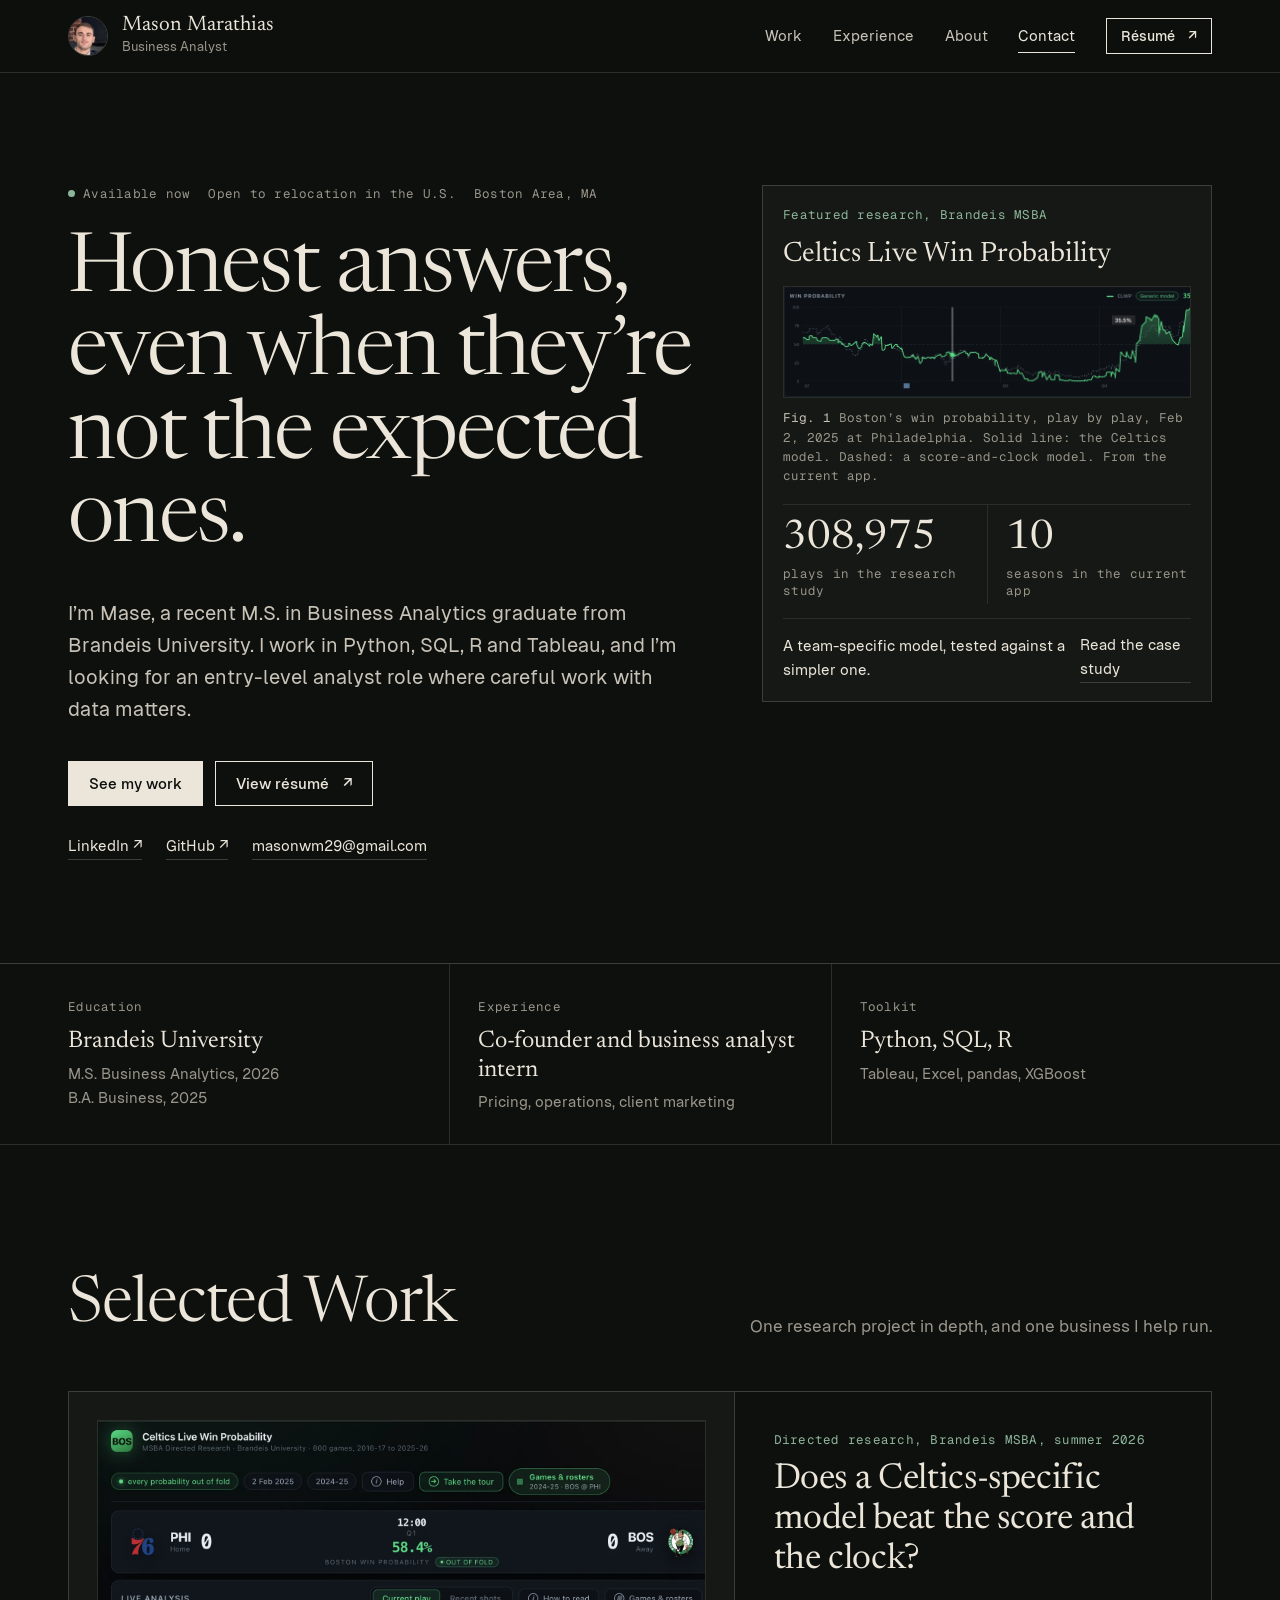
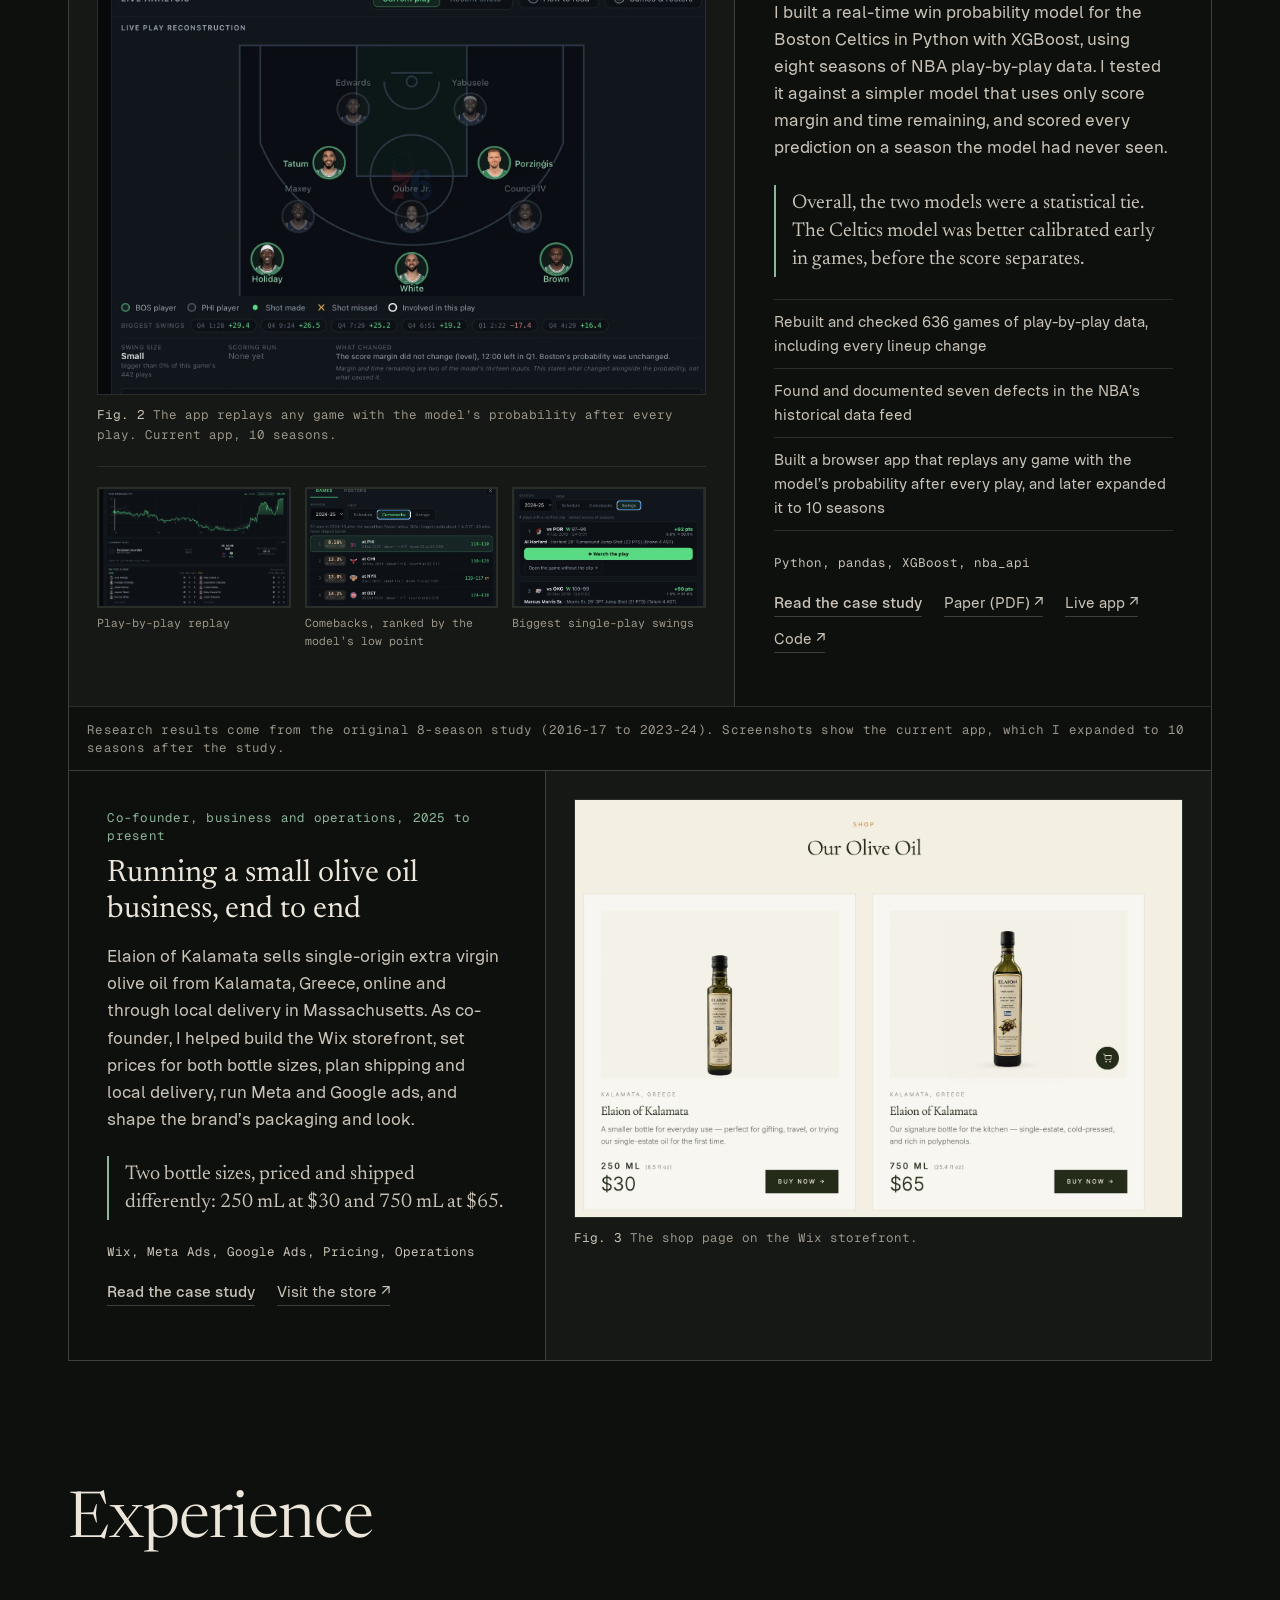
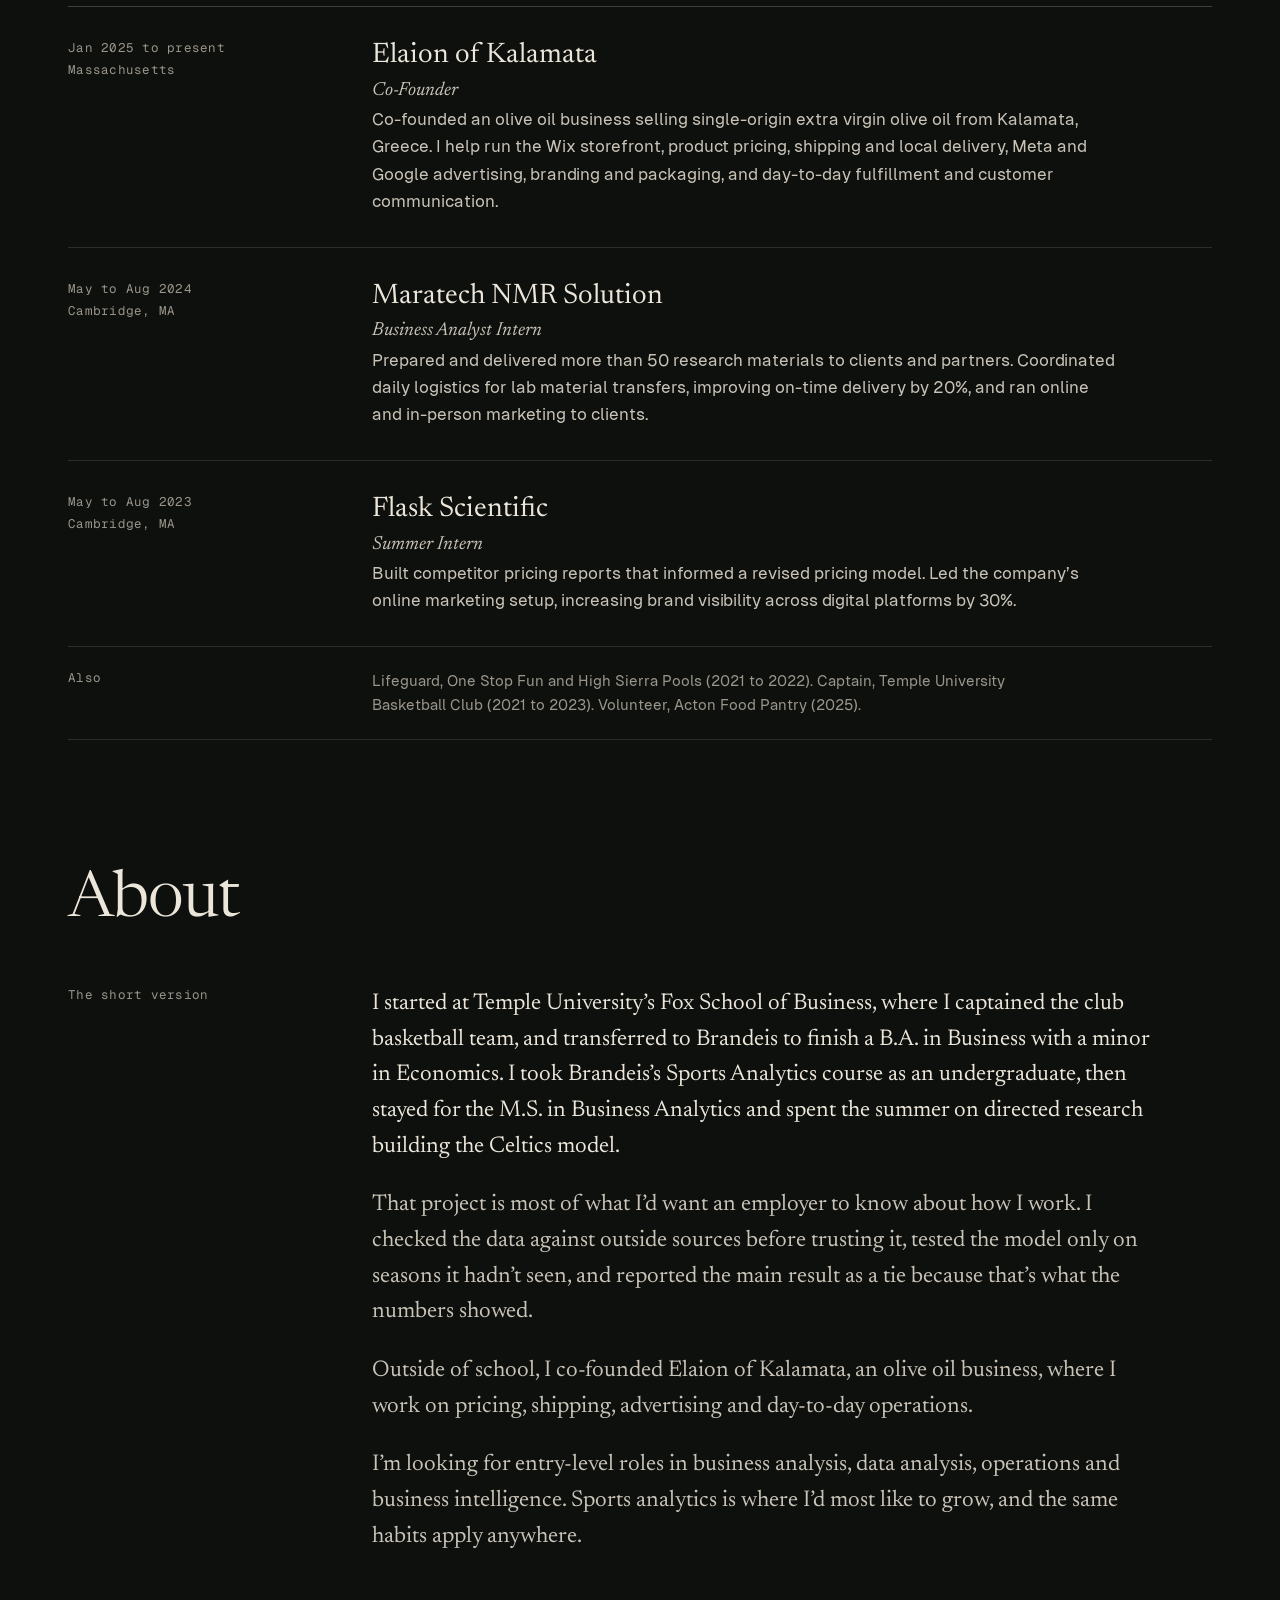
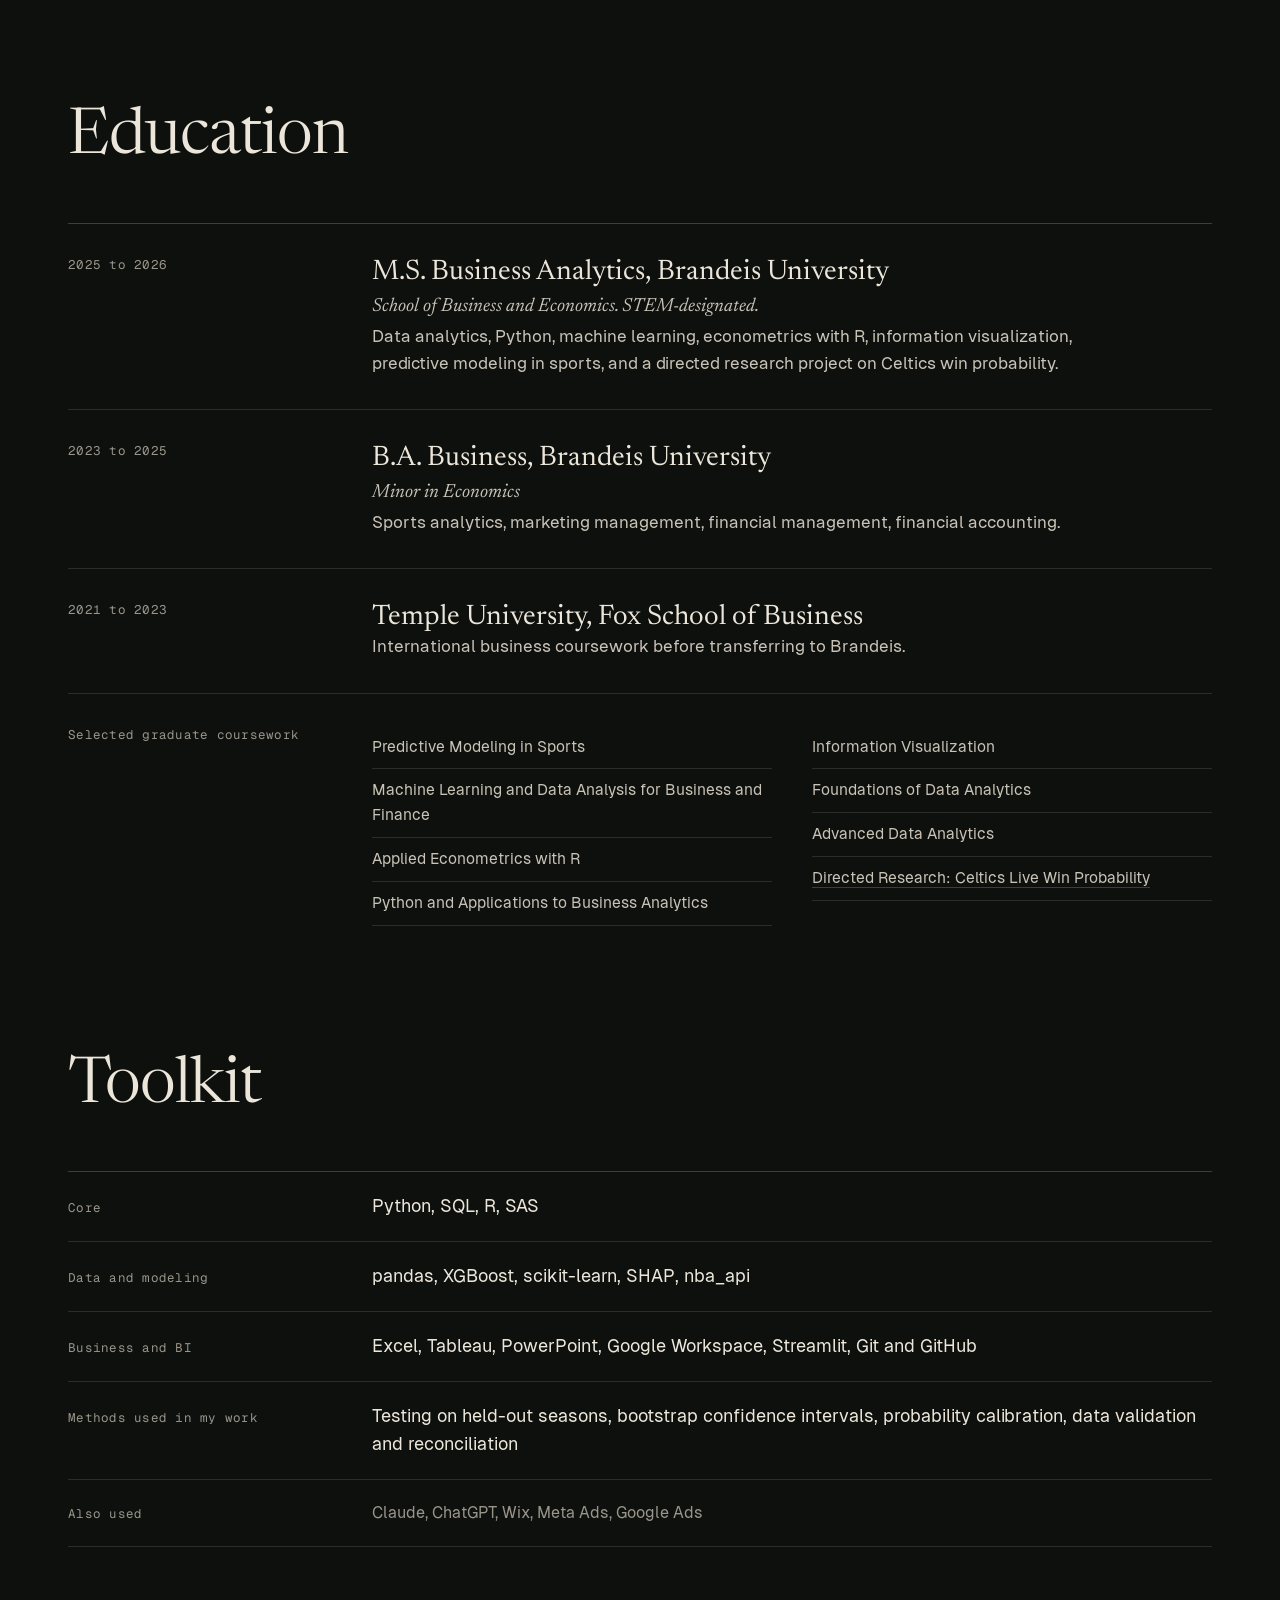
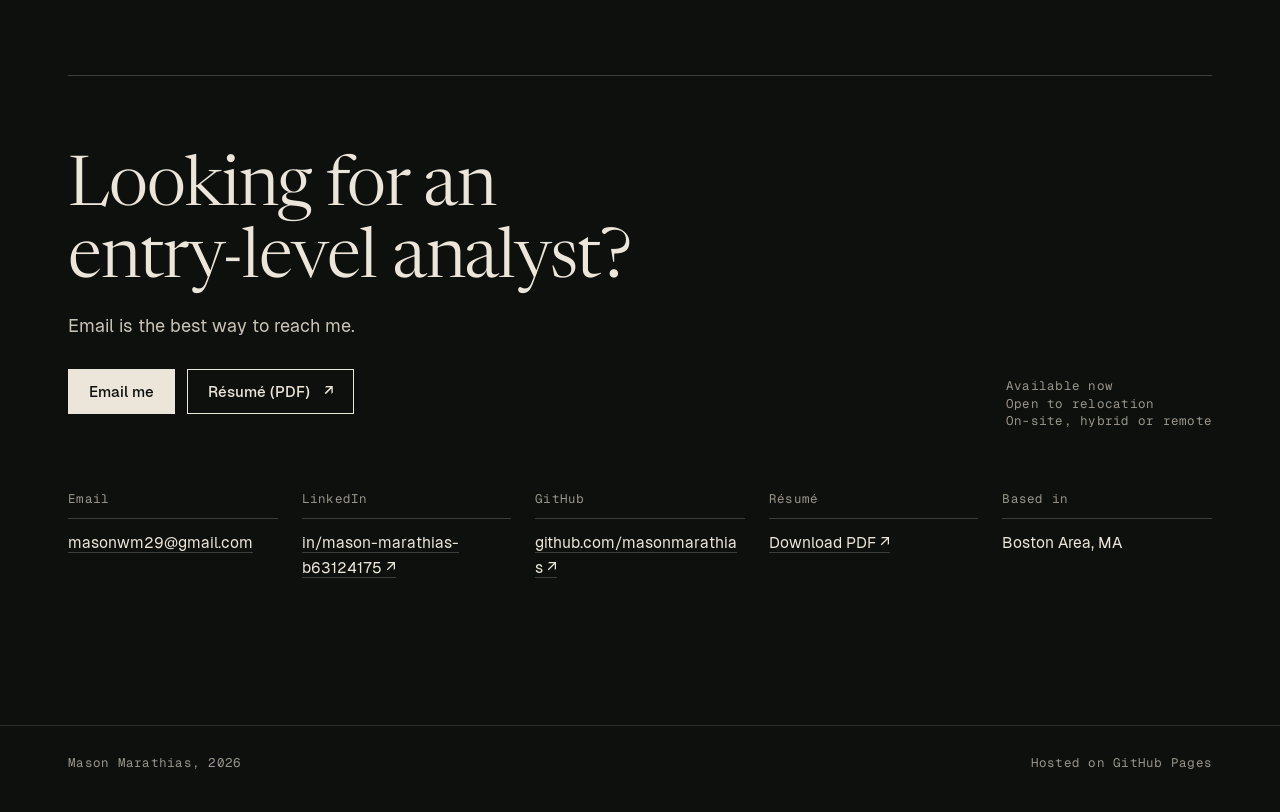
<file: index.html>
<!doctype html>
<html lang="en">
<head>
  <meta charset="utf-8">
  <meta name="viewport" content="width=device-width, initial-scale=1">
  <title>Mason Marathias, Business Analyst</title>
  <meta name="description" content="Mason Marathias is a Brandeis M.S. Business Analytics graduate looking for entry-level analyst roles. Featured work: a Boston Celtics real-time win probability research project.">
  <meta property="og:title" content="Mason Marathias, Business Analyst">
  <meta property="og:description" content="Brandeis M.S. Business Analytics graduate. Featured work: Celtics real-time win probability research.">
  <meta property="og:type" content="website">
  <meta property="og:url" content="https://masonmarathias.github.io/">
  <meta property="og:image" content="https://masonmarathias.github.io/assets/img/celtics-chart-hero.webp">
  <meta name="theme-color" content="#0e100e">
  <link rel="icon" href="assets/img/favicon.svg" type="image/svg+xml">
  <link rel="stylesheet" href="assets/css/styles.css">
</head>
<body>
  <a class="skip-link" href="#main">Skip to content</a>

  <header class="site-header">
    <div class="wrap site-header__inner">
      <a class="brand" href="./" aria-label="Mason Marathias, home">
        <img src="assets/img/mason-headshot.webp" alt="" width="40" height="40">
        <span>
          <span class="brand__name">Mason Marathias</span>
          <span class="brand__role">Business Analyst</span>
        </span>
      </a>
      <button class="nav-toggle" type="button" aria-expanded="false" aria-controls="site-nav">Menu</button>
      <nav class="nav" id="site-nav" aria-label="Main">
        <a href="#work">Work</a>
        <a href="#experience">Experience</a>
        <a href="#about">About</a>
        <a href="#contact">Contact</a>
        <a class="btn btn--line btn--small ext" href="resume.pdf" target="_blank" rel="noopener">Résumé</a>
      </nav>
    </div>
  </header>

  <main id="main">
    <!-- Hero -->
    <section class="hero" aria-labelledby="hero-title">
      <div class="wrap hero__grid">
        <div class="reveal">
          <p class="status label">
            <span><span class="dot" aria-hidden="true"></span>Available now</span>
            <span>Open to relocation in the U.S.</span>
            <span>Boston Area, MA</span>
          </p>
          <h1 id="hero-title">Honest answers, even when they’re not the expected ones.</h1>
          <p class="hero__intro">I’m Mase, a recent M.S. in Business Analytics graduate from Brandeis University. I work in Python, SQL, R and Tableau, and I’m looking for an entry-level analyst role where careful work with data matters.</p>
          <div class="hero__actions">
            <a class="btn btn--solid" href="#work">See my work</a>
            <a class="btn btn--line ext" href="resume.pdf" target="_blank" rel="noopener">View résumé</a>
          </div>
          <p class="hero__links">
            <a class="link ext" href="https://www.linkedin.com/in/mason-marathias-b63124175/" target="_blank" rel="noopener">LinkedIn</a>
            <a class="link ext" href="https://github.com/masonmarathias" target="_blank" rel="noopener">GitHub</a>
            <a class="link" href="mailto:masonwm29@gmail.com">masonwm29@gmail.com</a>
          </p>
        </div>

        <aside class="figure-panel reveal reveal--2" aria-labelledby="panel-title">
          <div class="figure-panel__head">
            <span class="label label--accent">Featured research, Brandeis MSBA</span>
          </div>
          <h2 id="panel-title">Celtics Live Win Probability</h2>
          <figure>
            <img src="assets/img/celtics-chart-hero.webp" width="1640" height="447" alt="Line chart from the Celtics app showing Boston's win probability play by play in the Feb 2, 2025 game at Philadelphia. It falls close to zero in the third quarter, then climbs above 90 percent in the fourth.">
            <figcaption><b>Fig. 1</b> Boston’s win probability, play by play, Feb 2, 2025 at Philadelphia. Solid line: the Celtics model. Dashed: a score-and-clock model. From the current app.</figcaption>
          </figure>
          <div class="facts">
            <div><span class="fact__num">308,975</span><span class="label">plays in the research study</span></div>
            <div><span class="fact__num">10</span><span class="label">seasons in the current app</span></div>
          </div>
          <div class="figure-panel__foot">
            <span>A team-specific model, tested against a simpler one.</span>
            <a class="link" href="work/celtics-win-probability/">Read the case study</a>
          </div>
        </aside>
      </div>
    </section>

    <!-- Summary strip -->
    <section class="strip" aria-label="Summary">
      <div class="wrap strip__grid">
        <div class="strip__item">
          <span class="label">Education</span>
          <p class="strip__title">Brandeis University</p>
          <p>M.S. Business Analytics, 2026<br>B.A. Business, 2025</p>
        </div>
        <div class="strip__item">
          <span class="label">Experience</span>
          <p class="strip__title">Co-founder and business analyst intern</p>
          <p>Pricing, operations, client marketing</p>
        </div>
        <div class="strip__item">
          <span class="label">Toolkit</span>
          <p class="strip__title">Python, SQL, R</p>
          <p>Tableau, Excel, pandas, XGBoost</p>
        </div>
      </div>
    </section>

    <!-- Selected work -->
    <section class="section" id="work" aria-labelledby="work-title">
      <div class="wrap">
        <div class="section__head">
          <h2 id="work-title">Selected Work</h2>
          <p>One research project in depth, and one business I help run.</p>
        </div>

        <article class="feature" aria-labelledby="celtics-title">
          <div class="feature__main">
            <div class="feature__media">
              <figure>
                <img src="assets/img/celtics-app-overview.webp" width="1600" height="1510" loading="lazy" alt="The Celtics Live Win Probability app at tip-off of the Feb 2, 2025 game at Philadelphia: a scoreboard with Boston's 58.4 percent win probability, a half-court diagram of the ten players on the floor, and the biggest probability swings of the game.">
                <figcaption><b>Fig. 2</b> The app replays any game with the model’s probability after every play. Current app, 10 seasons.</figcaption>
              </figure>
              <div class="feature__thumbs">
                <figure>
                  <div class="thumb"><img src="assets/img/celtics-replay.webp" width="1600" height="1122" loading="lazy" alt="Win probability chart with the current play and the ten players on the floor, with points, rebounds and assists."></div>
                  <figcaption>Play-by-play replay</figcaption>
                </figure>
                <figure>
                  <div class="thumb"><img src="assets/img/celtics-comebacks.webp" width="1090" height="1500" loading="lazy" alt="List of 2024-25 Celtics wins ranked by the lowest win probability the model gave them, led by Feb 2, 2025 at Philadelphia at 0.16 percent."></div>
                  <figcaption>Comebacks, ranked by the model’s low point</figcaption>
                </figure>
                <figure>
                  <div class="thumb"><img src="assets/img/celtics-swings.webp" width="1120" height="1410" loading="lazy" alt="Biggest single-play swings across all seasons, each with the play description and a link to the official clip."></div>
                  <figcaption>Biggest single-play swings</figcaption>
                </figure>
              </div>
            </div>
            <div class="feature__body">
              <span class="label label--accent">Directed research, Brandeis MSBA, summer 2026</span>
              <h3 id="celtics-title">Does a Celtics-specific model beat the score and the clock?</h3>
              <p>I built a real-time win probability model for the Boston Celtics in Python with XGBoost, using eight seasons of NBA play-by-play data. I tested it against a simpler model that uses only score margin and time remaining, and scored every prediction on a season the model had never seen.</p>
              <p class="finding">Overall, the two models were a statistical tie. The Celtics model was better calibrated early in games, before the score separates.</p>
              <ul class="points">
                <li>Rebuilt and checked 636 games of play-by-play data, including every lineup change</li>
                <li>Found and documented seven defects in the NBA’s historical data feed</li>
                <li>Built a browser app that replays any game with the model’s probability after every play, and later expanded it to 10 seasons</li>
              </ul>
              <p class="tags"><span>Python</span><span>pandas</span><span>XGBoost</span><span>nba_api</span></p>
              <p class="actions">
                <a class="link primary" href="work/celtics-win-probability/">Read the case study</a>
                <a class="link ext" href="work/celtics-win-probability/paper.pdf" target="_blank" rel="noopener">Paper (PDF)</a>
                <a class="link ext" href="https://celtics-win-probability.vercel.app/" target="_blank" rel="noopener">Live app</a>
                <a class="link ext" href="https://github.com/masonmarathias/celtics-win-probability" target="_blank" rel="noopener">Code</a>
              </p>
            </div>
          </div>
          <p class="feature__note label">Research results come from the original 8-season study (2016-17 to 2023-24). Screenshots show the current app, which I expanded to 10 seasons after the study.</p>
        </article>

        <article class="secondary" aria-labelledby="elaion-title">
          <div class="secondary__body">
            <span class="label label--accent">Co-founder, business and operations, 2025 to present</span>
            <h3 id="elaion-title">Running a small olive oil business, end to end</h3>
            <p>Elaion of Kalamata sells single-origin extra virgin olive oil from Kalamata, Greece, online and through local delivery in Massachusetts. As co-founder, I helped build the Wix storefront, set prices for both bottle sizes, plan shipping and local delivery, run Meta and Google ads, and shape the brand’s packaging and look.</p>
            <p class="finding">Two bottle sizes, priced and shipped differently: 250 mL at $30 and 750 mL at $65.</p>
            <p class="tags"><span>Wix</span><span>Meta Ads</span><span>Google Ads</span><span>Pricing</span><span>Operations</span></p>
            <p class="actions">
              <a class="link primary" href="work/elaion-of-kalamata/">Read the case study</a>
              <a class="link ext" href="https://www.elaion-olive.com/" target="_blank" rel="noopener">Visit the store</a>
            </p>
          </div>
          <div class="secondary__media">
            <figure>
              <div class="thumb"><img src="assets/img/elaion-shop.webp" width="1600" height="1172" loading="lazy" alt="Elaion of Kalamata shop page showing the 250 mL bottle at $30 and the 750 mL bottle at $65."></div>
              <figcaption><b>Fig. 3</b> The shop page on the Wix storefront.</figcaption>
            </figure>
          </div>
        </article>
      </div>
    </section>

    <!-- Experience -->
    <section class="section" id="experience" aria-labelledby="exp-title">
      <div class="wrap">
        <div class="section__head"><h2 id="exp-title">Experience</h2></div>
        <div class="rows">
          <article class="row">
            <div class="row__meta label"><span>Jan 2025 to present</span><span>Massachusetts</span></div>
            <div>
              <h3>Elaion of Kalamata</h3>
              <p class="row__role">Co-Founder</p>
              <p>Co-founded an olive oil business selling single-origin extra virgin olive oil from Kalamata, Greece. I help run the Wix storefront, product pricing, shipping and local delivery, Meta and Google advertising, branding and packaging, and day-to-day fulfillment and customer communication.</p>
            </div>
          </article>
          <article class="row">
            <div class="row__meta label"><span>May to Aug 2024</span><span>Cambridge, MA</span></div>
            <div>
              <h3>Maratech NMR Solution</h3>
              <p class="row__role">Business Analyst Intern</p>
              <p>Prepared and delivered more than 50 research materials to clients and partners. Coordinated daily logistics for lab material transfers, improving on-time delivery by 20%, and ran online and in-person marketing to clients.</p>
            </div>
          </article>
          <article class="row">
            <div class="row__meta label"><span>May to Aug 2023</span><span>Cambridge, MA</span></div>
            <div>
              <h3>Flask Scientific</h3>
              <p class="row__role">Summer Intern</p>
              <p>Built competitor pricing reports that informed a revised pricing model. Led the company’s online marketing setup, increasing brand visibility across digital platforms by 30%.</p>
            </div>
          </article>
          <div class="row row--other">
            <div class="row__meta label"><span>Also</span></div>
            <p>Lifeguard, One Stop Fun and High Sierra Pools (2021 to 2022). Captain, Temple University Basketball Club (2021 to 2023). Volunteer, Acton Food Pantry (2025).</p>
          </div>
        </div>
      </div>
    </section>

    <!-- About -->
    <section class="section" id="about" aria-labelledby="about-title">
      <div class="wrap">
        <div class="section__head"><h2 id="about-title">About</h2></div>
        <div class="prose">
          <div class="label">The short version</div>
          <div class="prose__text">
            <p>I started at Temple University’s Fox School of Business, where I captained the club basketball team, and transferred to Brandeis to finish a B.A. in Business with a minor in Economics. I took Brandeis’s Sports Analytics course as an undergraduate, then stayed for the M.S. in Business Analytics and spent the summer on directed research building the Celtics model.</p>
            <p>That project is most of what I’d want an employer to know about how I work. I checked the data against outside sources before trusting it, tested the model only on seasons it hadn’t seen, and reported the main result as a tie because that’s what the numbers showed.</p>
            <p>Outside of school, I co-founded Elaion of Kalamata, an olive oil business, where I work on pricing, shipping, advertising and day-to-day operations.</p>
            <p>I’m looking for entry-level roles in business analysis, data analysis, operations and business intelligence. Sports analytics is where I’d most like to grow, and the same habits apply anywhere.</p>
          </div>
        </div>
      </div>
    </section>

    <!-- Education -->
    <section class="section" id="education" aria-labelledby="edu-title">
      <div class="wrap">
        <div class="section__head"><h2 id="edu-title">Education</h2></div>
        <div class="rows">
          <article class="row">
            <div class="row__meta label"><span>2025 to 2026</span></div>
            <div>
              <h3>M.S. Business Analytics, Brandeis University</h3>
              <p class="row__role">School of Business and Economics. STEM-designated.</p>
              <p>Data analytics, Python, machine learning, econometrics with R, information visualization, predictive modeling in sports, and a directed research project on Celtics win probability.</p>
            </div>
          </article>
          <article class="row">
            <div class="row__meta label"><span>2023 to 2025</span></div>
            <div>
              <h3>B.A. Business, Brandeis University</h3>
              <p class="row__role">Minor in Economics</p>
              <p>Sports analytics, marketing management, financial management, financial accounting.</p>
            </div>
          </article>
          <article class="row">
            <div class="row__meta label"><span>2021 to 2023</span></div>
            <div>
              <h3>Temple University, Fox School of Business</h3>
              <p>International business coursework before transferring to Brandeis.</p>
            </div>
          </article>
        </div>
        <div class="coursework">
          <div class="label">Selected graduate coursework</div>
          <ul>
            <li>Predictive Modeling in Sports</li>
            <li>Machine Learning and Data Analysis for Business and Finance</li>
            <li>Applied Econometrics with R</li>
            <li>Python and Applications to Business Analytics</li>
            <li>Information Visualization</li>
            <li>Foundations of Data Analytics</li>
            <li>Advanced Data Analytics</li>
            <li><a class="link" href="work/celtics-win-probability/">Directed Research: Celtics Live Win Probability</a></li>
          </ul>
        </div>
      </div>
    </section>

    <!-- Toolkit -->
    <section class="section" id="toolkit" aria-labelledby="tool-title">
      <div class="wrap">
        <div class="section__head"><h2 id="tool-title">Toolkit</h2></div>
        <div class="toolkit">
          <div class="tool-row"><span class="label">Core</span><p>Python, SQL, R, SAS</p></div>
          <div class="tool-row"><span class="label">Data and modeling</span><p>pandas, XGBoost, scikit-learn, SHAP, nba_api</p></div>
          <div class="tool-row"><span class="label">Business and BI</span><p>Excel, Tableau, PowerPoint, Google Workspace, Streamlit, Git and GitHub</p></div>
          <div class="tool-row"><span class="label">Methods used in my work</span><p>Testing on held-out seasons, bootstrap confidence intervals, probability calibration, data validation and reconciliation</p></div>
          <div class="tool-row tool-row--quiet"><span class="label">Also used</span><p>Claude, ChatGPT, Wix, Meta Ads, Google Ads</p></div>
        </div>
      </div>
    </section>

    <!-- Contact -->
    <section class="section" id="contact" aria-labelledby="contact-title">
      <div class="wrap contact">
        <div class="contact__top">
          <div>
            <h2 id="contact-title">Looking for an entry-level analyst?</h2>
            <p class="contact__sub">Email is the best way to reach me.</p>
            <div class="hero__actions">
              <a class="btn btn--solid" href="mailto:masonwm29@gmail.com">Email me</a>
              <a class="btn btn--line ext" href="resume.pdf" target="_blank" rel="noopener">Résumé (PDF)</a>
            </div>
          </div>
          <p class="label">Available now<br>Open to relocation<br>On-site, hybrid or remote</p>
        </div>
        <dl class="contact__grid">
          <div><dt class="label">Email</dt><dd><a class="link" href="mailto:masonwm29@gmail.com">masonwm29@gmail.com</a></dd></div>
          <div><dt class="label">LinkedIn</dt><dd><a class="link ext" href="https://www.linkedin.com/in/mason-marathias-b63124175/" target="_blank" rel="noopener">in/mason-marathias-b63124175</a></dd></div>
          <div><dt class="label">GitHub</dt><dd><a class="link ext" href="https://github.com/masonmarathias" target="_blank" rel="noopener">github.com/masonmarathias</a></dd></div>
          <div><dt class="label">Résumé</dt><dd><a class="link ext" href="resume.pdf" target="_blank" rel="noopener">Download PDF</a></dd></div>
          <div><dt class="label">Based in</dt><dd>Boston Area, MA</dd></div>
        </dl>
      </div>
    </section>
  </main>

  <footer class="site-footer">
    <div class="wrap label">
      <span>Mason Marathias, 2026</span>
      <span>Hosted on GitHub Pages</span>
    </div>
  </footer>

  <script src="assets/js/main.js" defer></script>
</body>
</html>
</file>
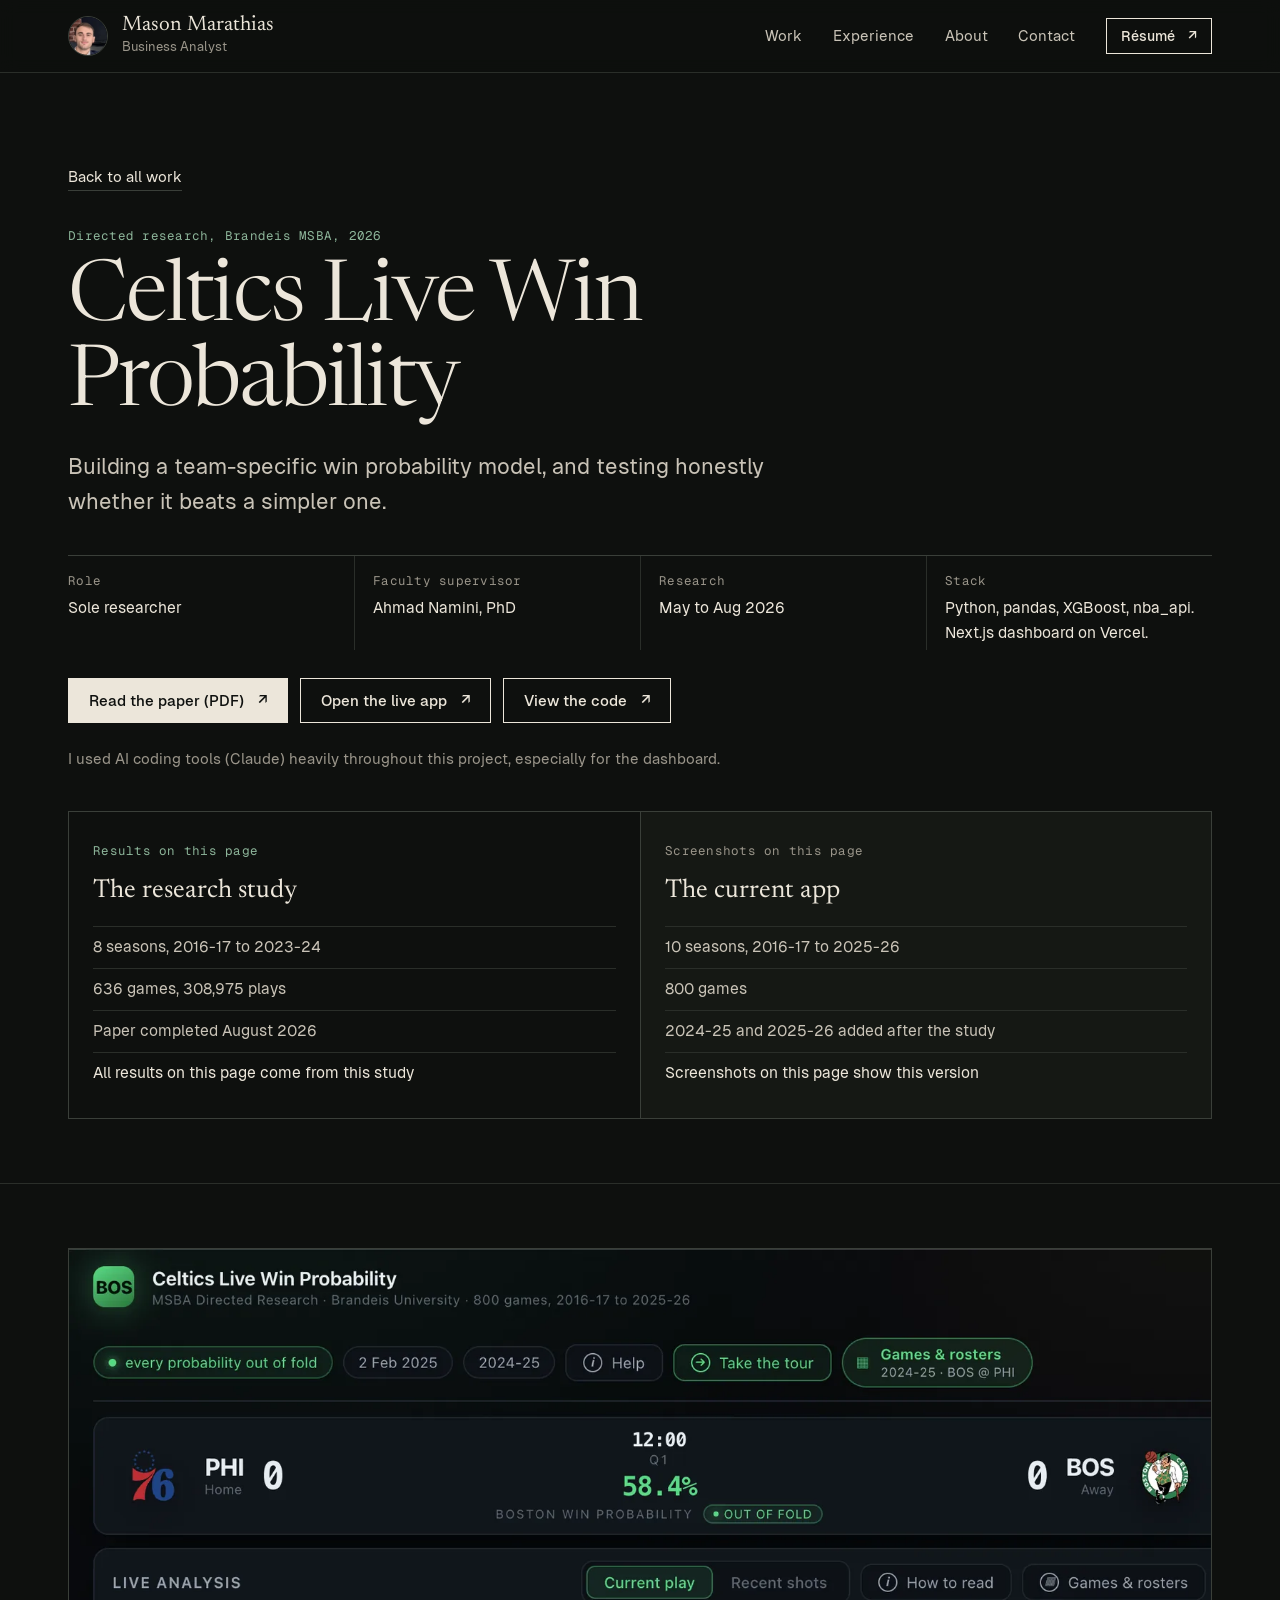
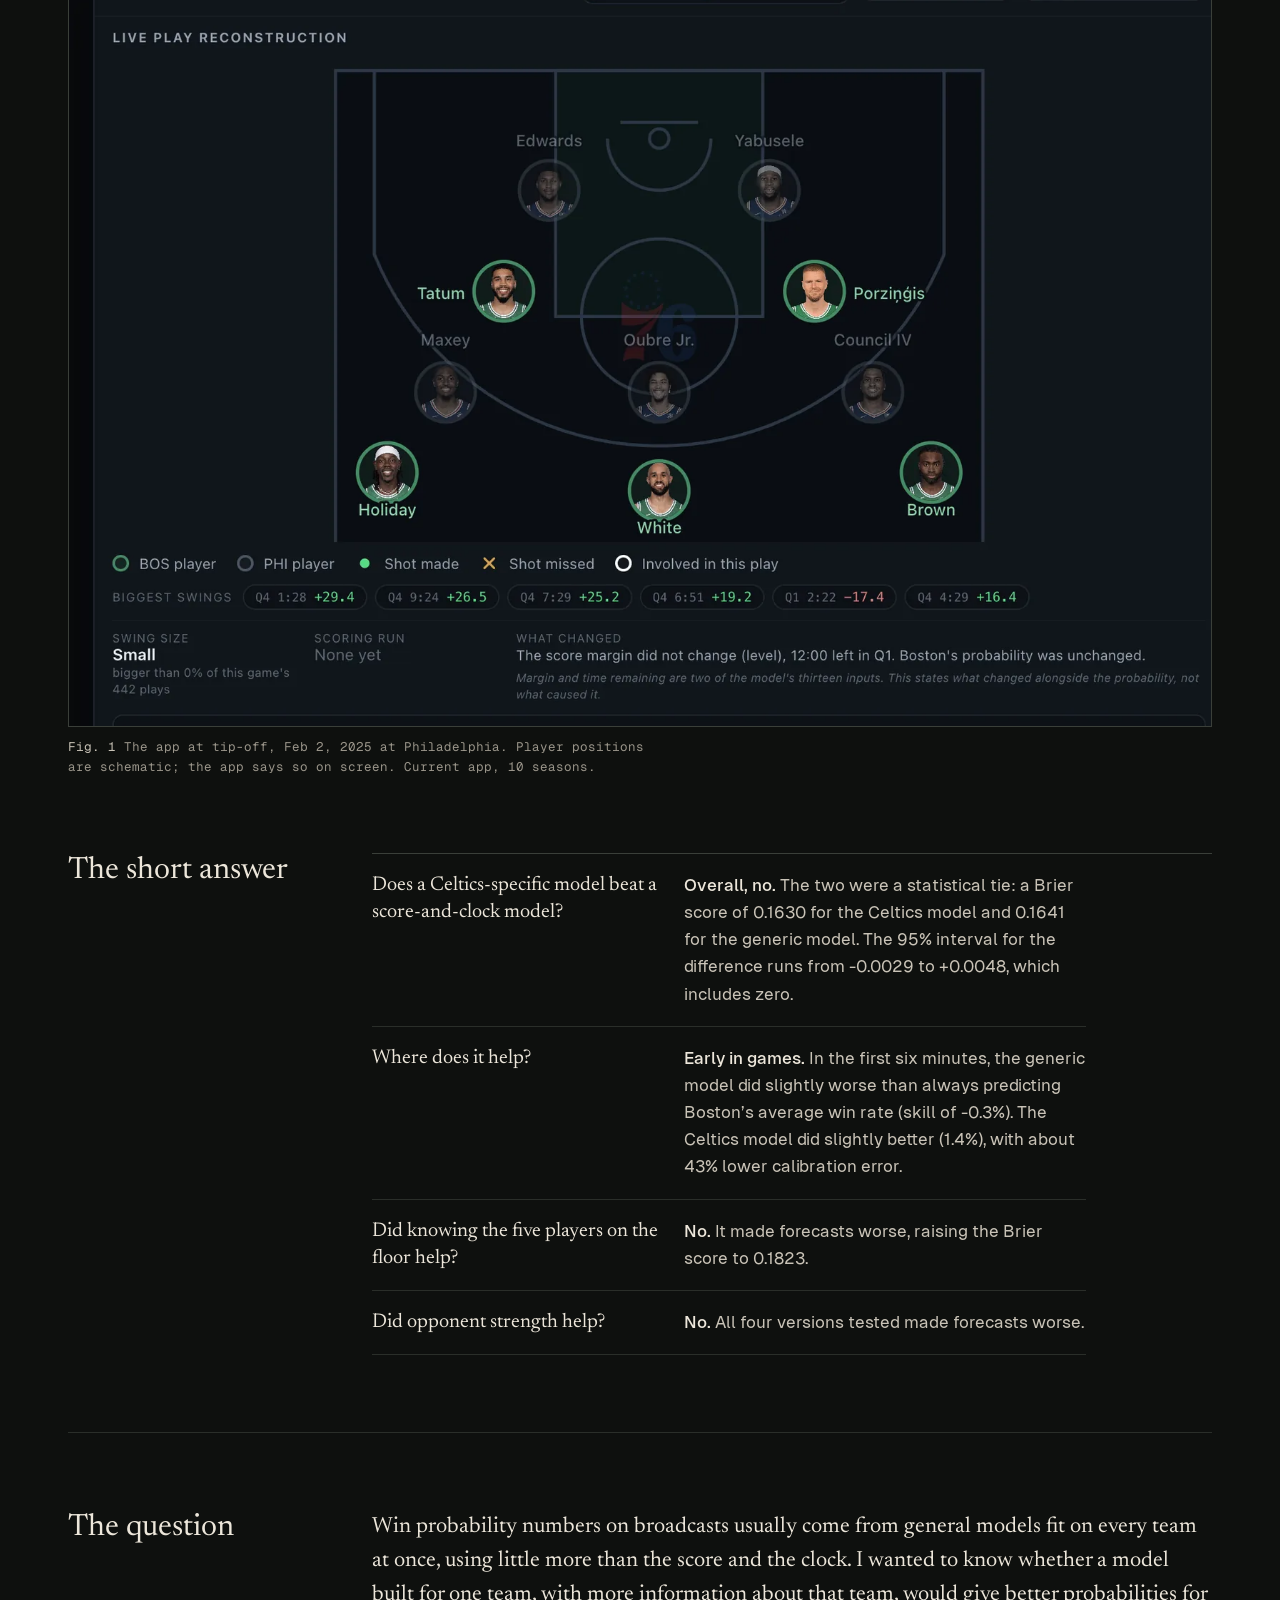
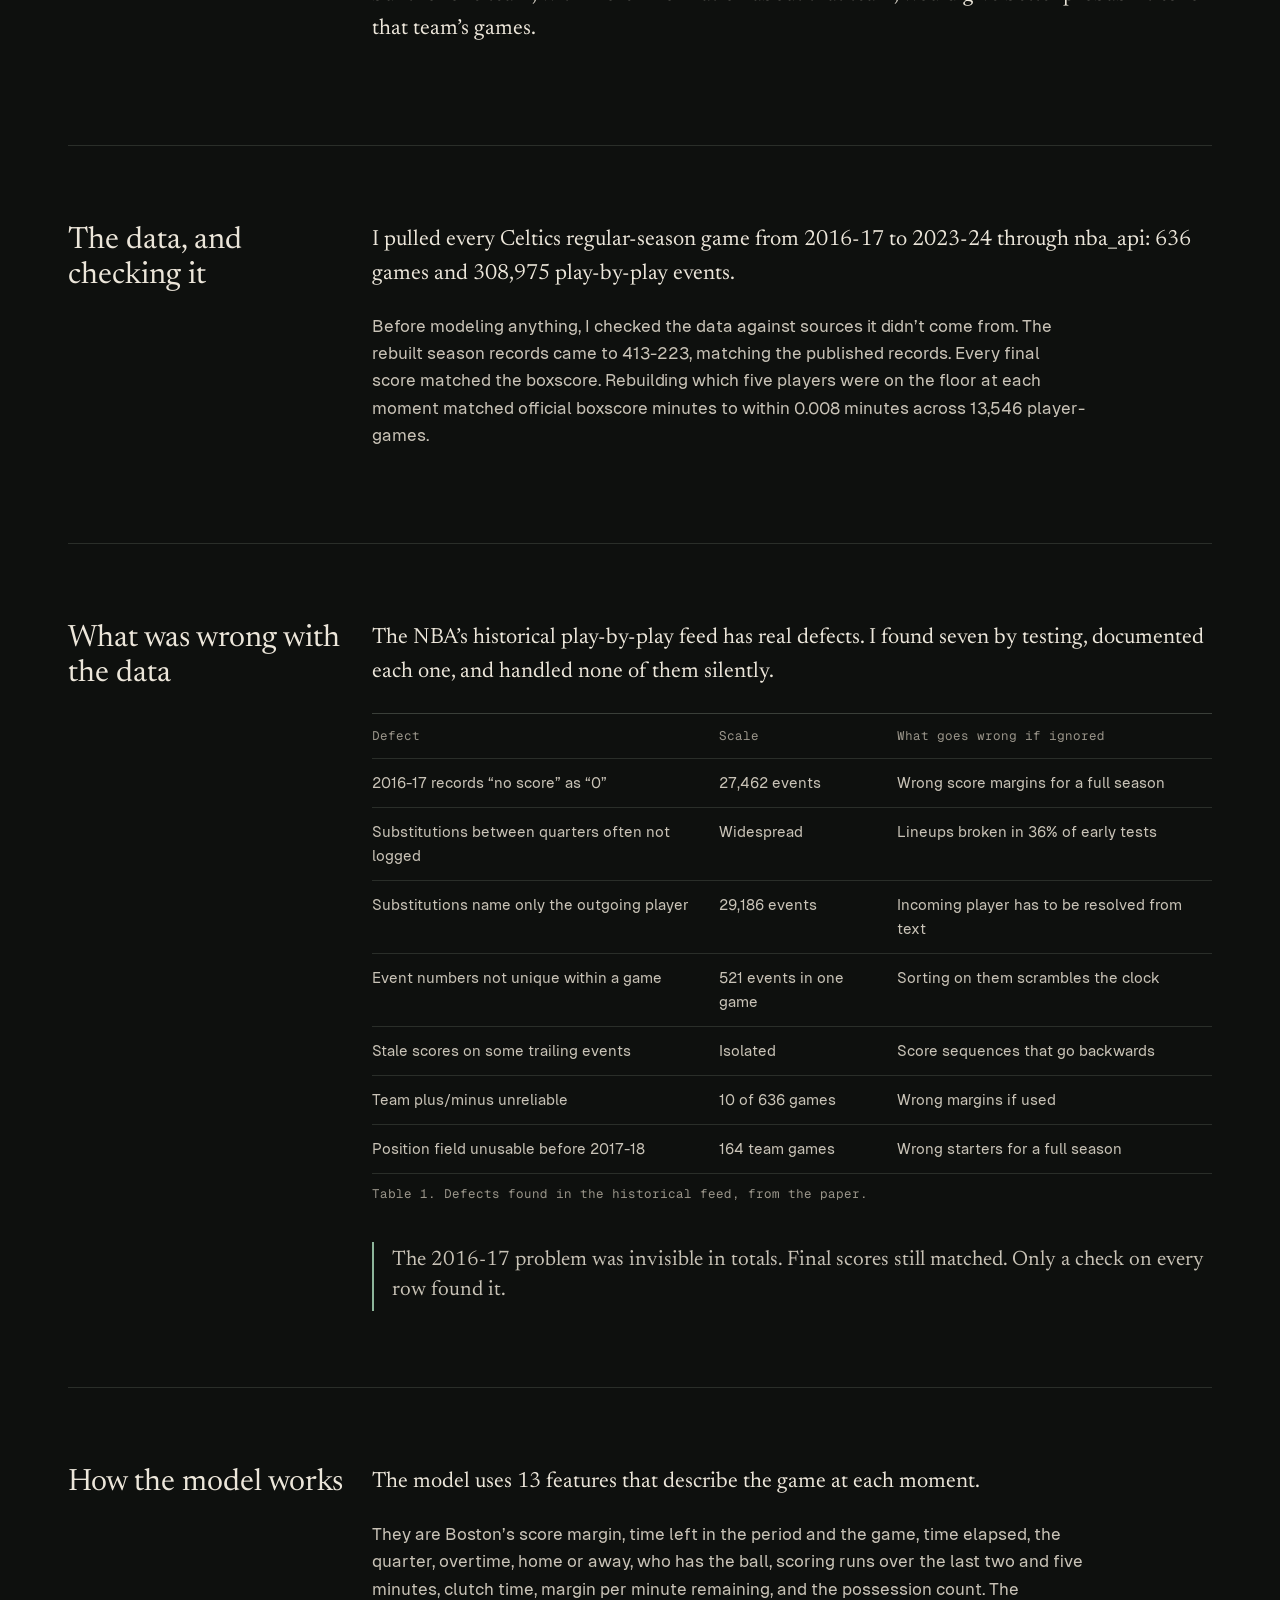
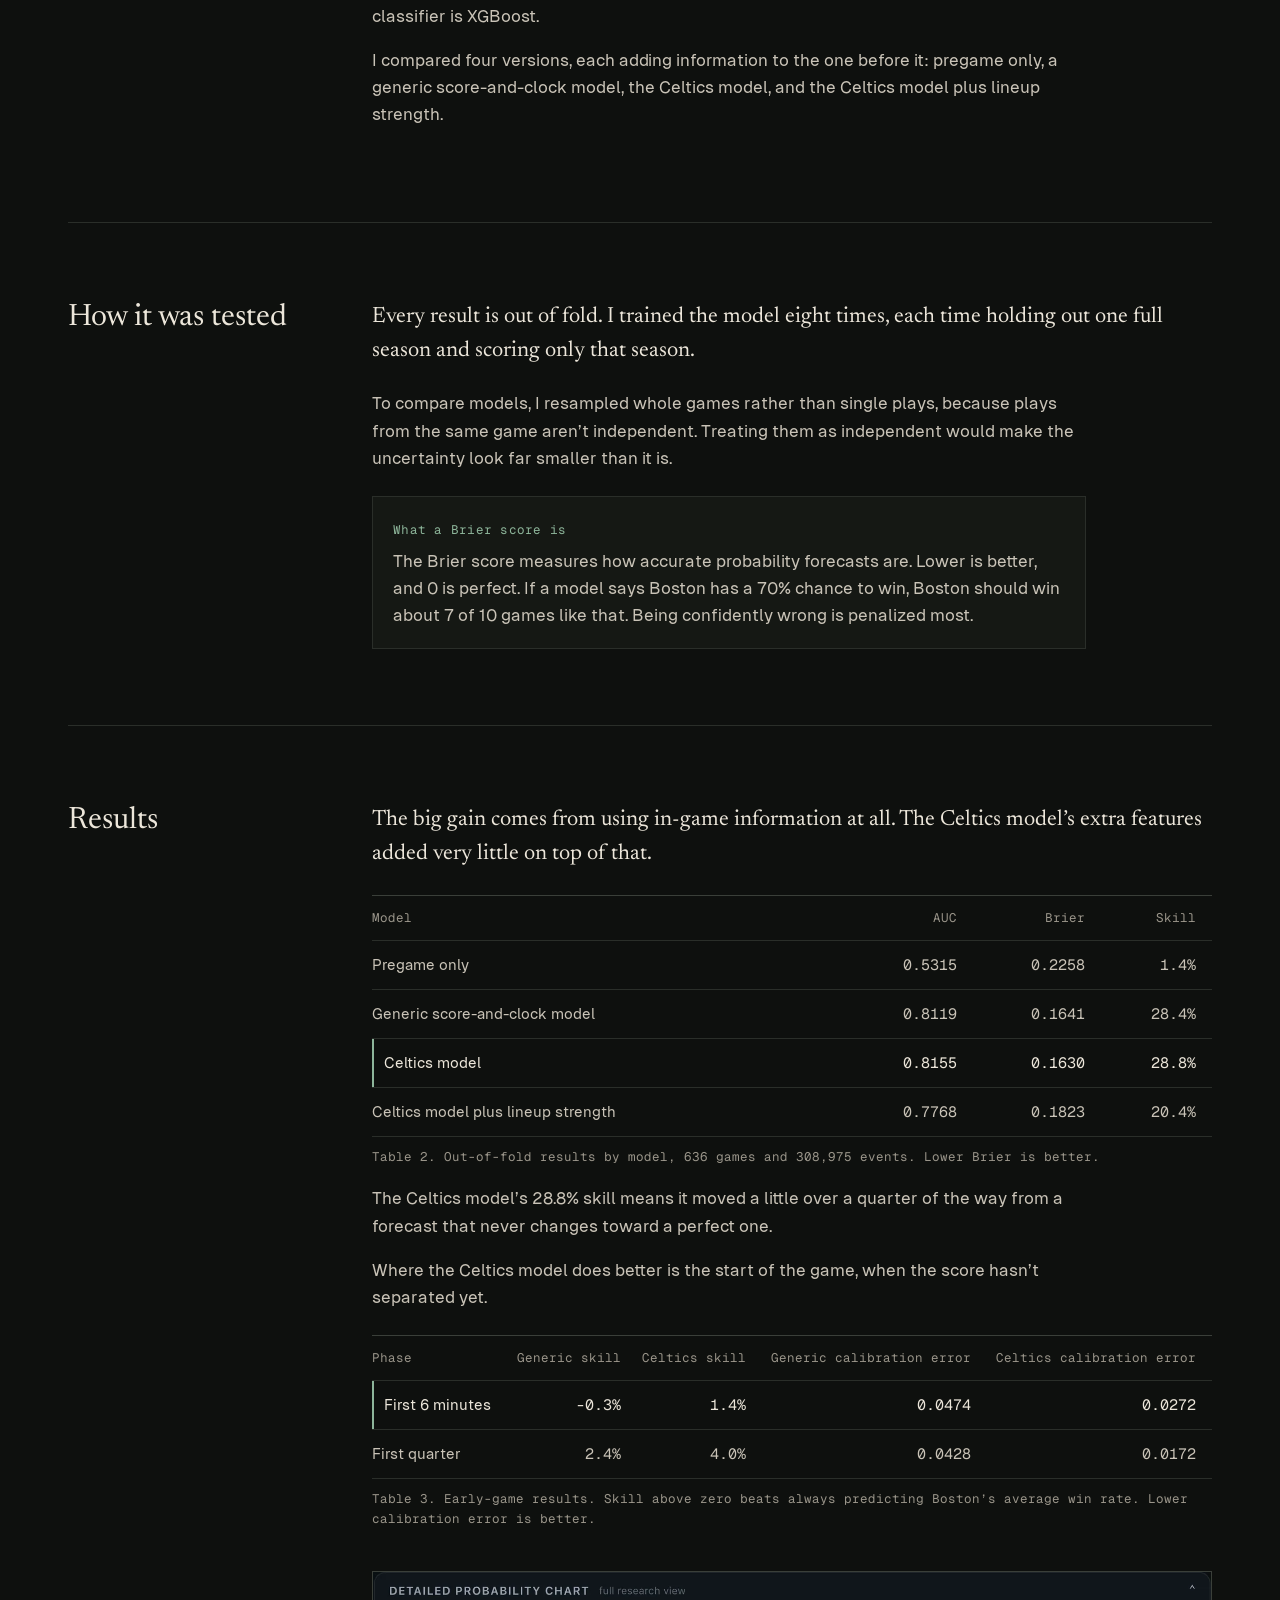
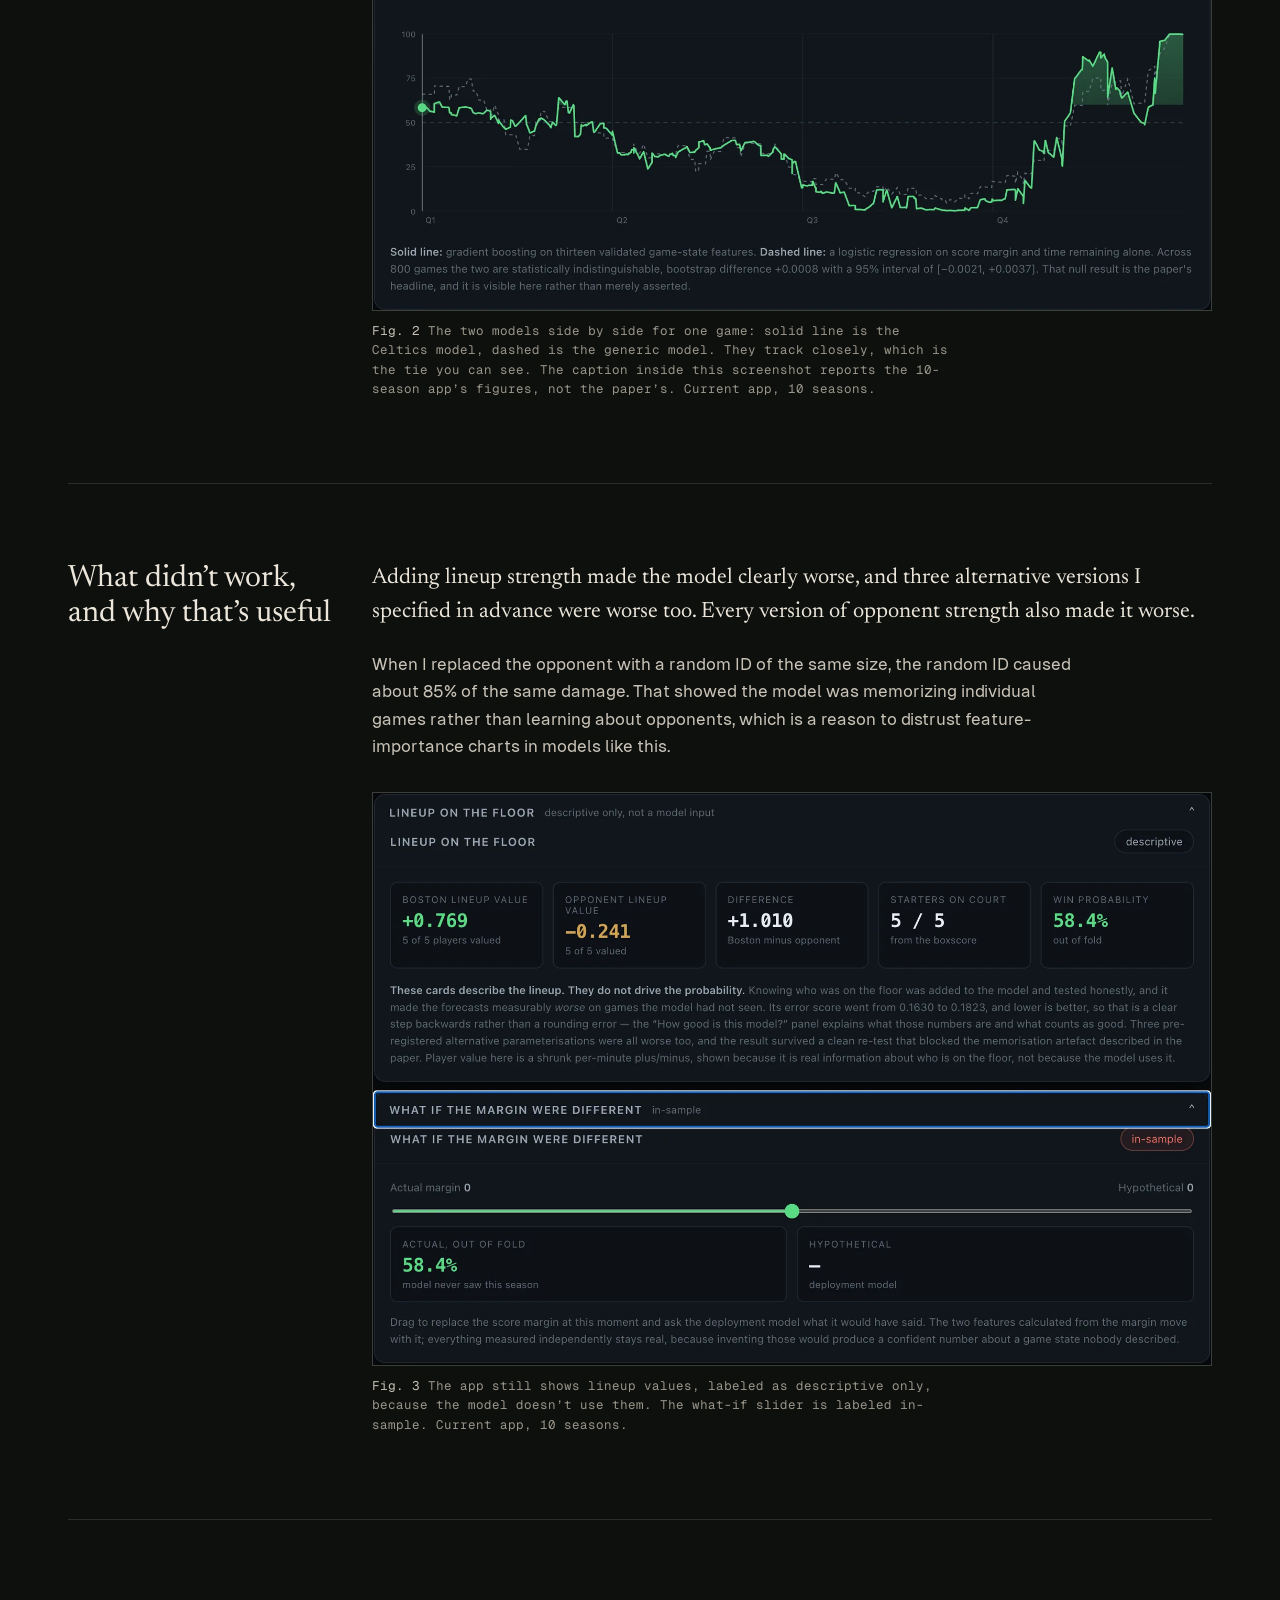
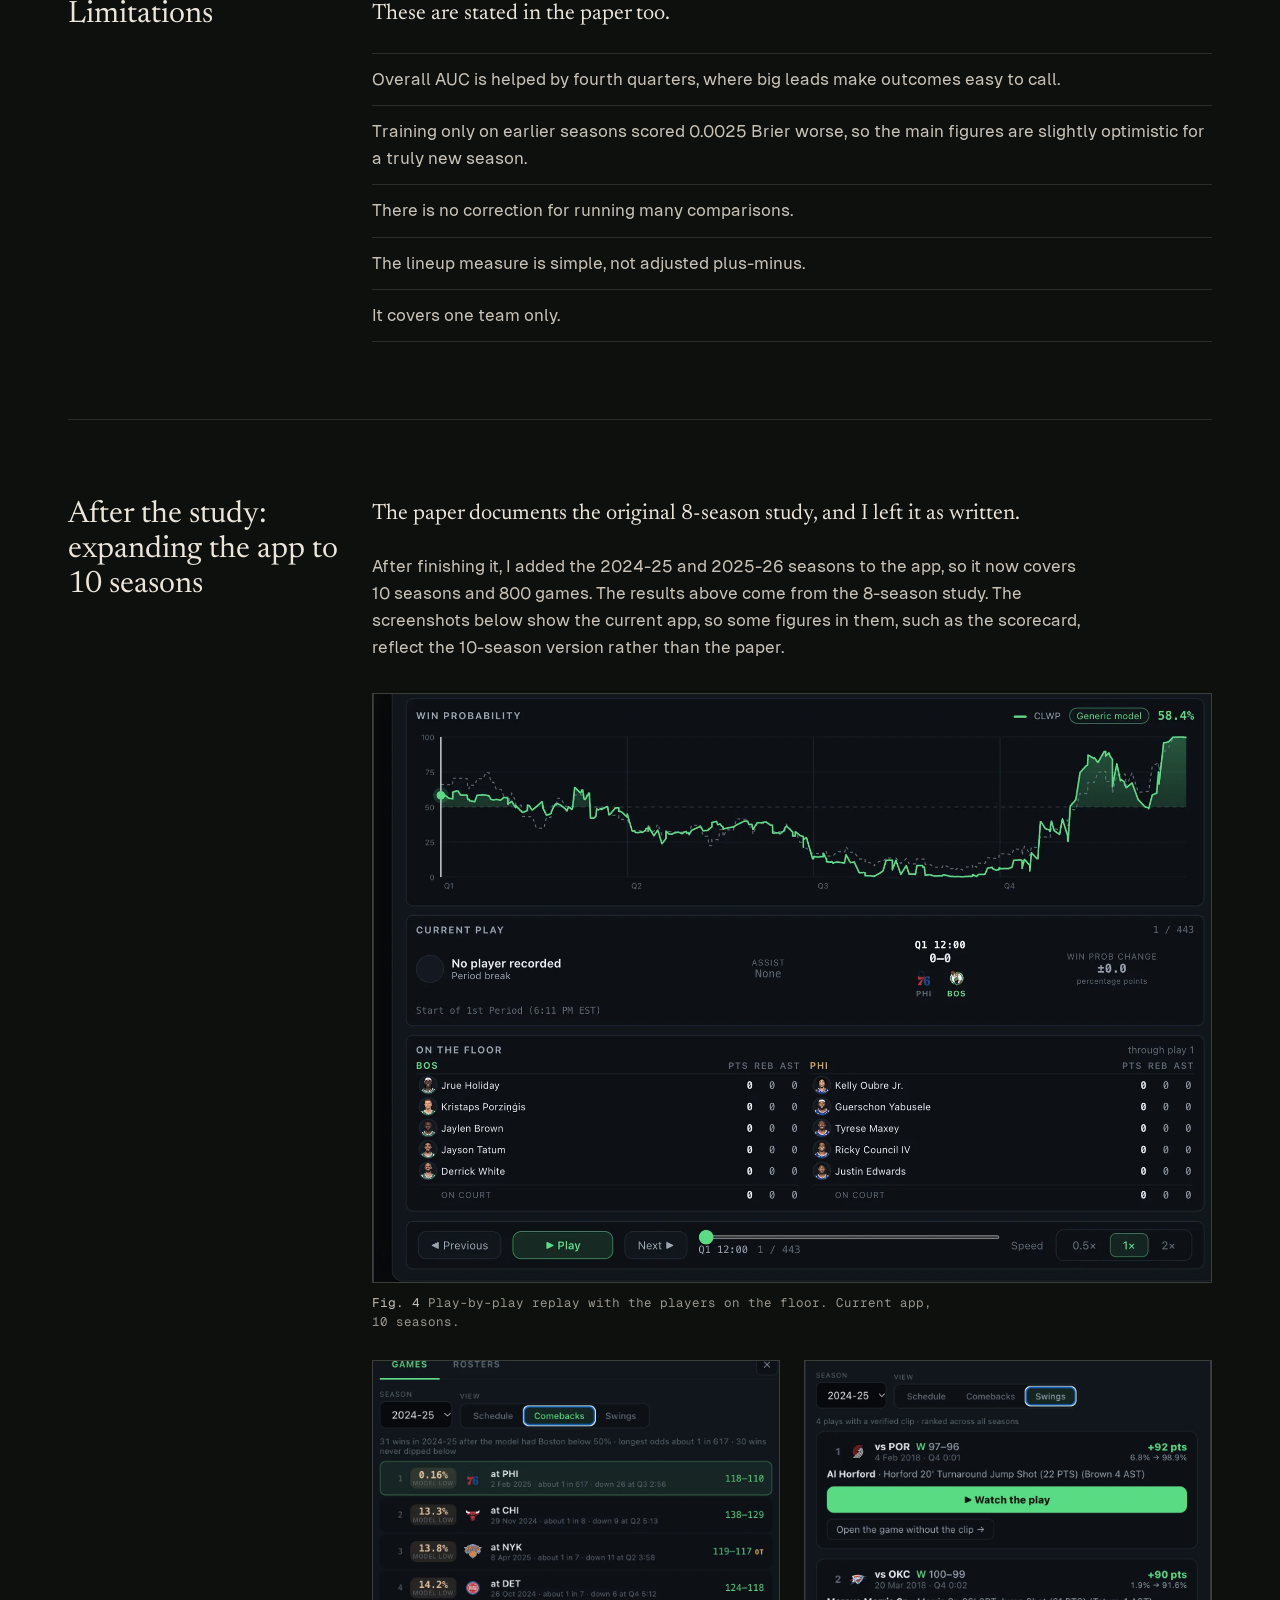
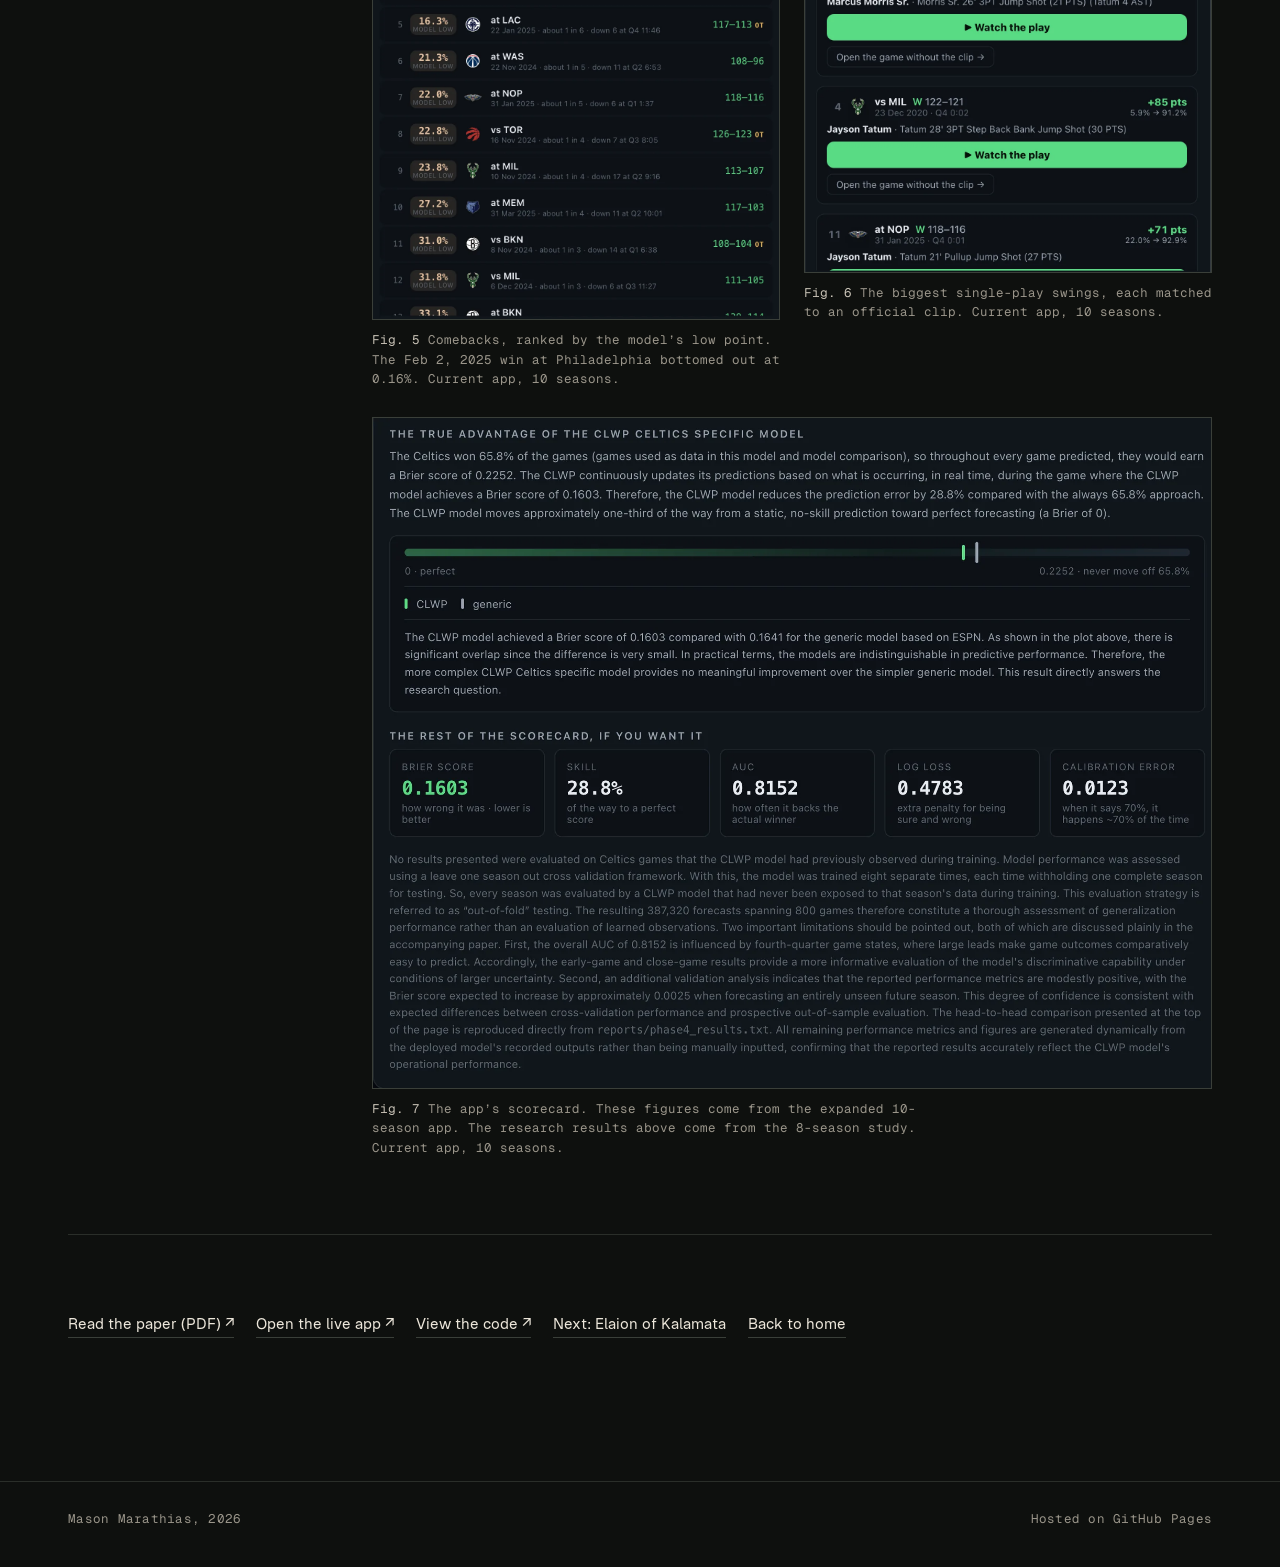
<file: work/celtics-win-probability/index.html>
<!doctype html>
<html lang="en">
<head>
  <meta charset="utf-8">
  <meta name="viewport" content="width=device-width, initial-scale=1">
  <title>Celtics Live Win Probability, case study | Mason Marathias</title>
  <meta name="description" content="A team-specific, real-time win probability model for the Boston Celtics, tested against a simpler score-and-clock model on eight seasons of play-by-play data.">
  <meta property="og:title" content="Celtics Live Win Probability, case study">
  <meta property="og:description" content="Building a team-specific win probability model, and testing honestly whether it beats a simpler one.">
  <meta property="og:type" content="article">
  <meta property="og:url" content="https://masonmarathias.github.io/work/celtics-win-probability/">
  <meta property="og:image" content="https://masonmarathias.github.io/assets/img/celtics-chart-hero.webp">
  <meta name="theme-color" content="#0e100e">
  <link rel="icon" href="../../assets/img/favicon.svg" type="image/svg+xml">
  <link rel="stylesheet" href="../../assets/css/styles.css">
</head>
<body>
  <a class="skip-link" href="#main">Skip to content</a>

  <header class="site-header">
    <div class="wrap site-header__inner">
      <a class="brand" href="../../" aria-label="Mason Marathias, home">
        <img src="../../assets/img/mason-headshot.webp" alt="" width="40" height="40">
        <span>
          <span class="brand__name">Mason Marathias</span>
          <span class="brand__role">Business Analyst</span>
        </span>
      </a>
      <button class="nav-toggle" type="button" aria-expanded="false" aria-controls="site-nav">Menu</button>
      <nav class="nav" id="site-nav" aria-label="Main">
        <a href="../../#work">Work</a>
        <a href="../../#experience">Experience</a>
        <a href="../../#about">About</a>
        <a href="../../#contact">Contact</a>
        <a class="btn btn--line btn--small ext" href="../../resume.pdf" target="_blank" rel="noopener">Résumé</a>
      </nav>
    </div>
  </header>

  <main id="main">
    <section class="case-hero">
      <div class="wrap">
        <a class="back link" href="../../#work">Back to all work</a>
        <p class="label label--accent">Directed research, Brandeis MSBA, 2026</p>
        <h1>Celtics Live Win Probability</h1>
        <p class="case-hero__sub">Building a team-specific win probability model, and testing honestly whether it beats a simpler one.</p>
        <dl class="meta">
          <div><dt class="label">Role</dt><dd>Sole researcher</dd></div>
          <div><dt class="label">Faculty supervisor</dt><dd>Ahmad Namini, PhD</dd></div>
          <div><dt class="label">Research</dt><dd>May to Aug 2026</dd></div>
          <div><dt class="label">Stack</dt><dd>Python, pandas, XGBoost, nba_api. Next.js dashboard on Vercel.</dd></div>
        </dl>
        <div class="case-links">
          <a class="btn btn--solid ext" href="paper.pdf" target="_blank" rel="noopener">Read the paper (PDF)</a>
          <a class="btn btn--line ext" href="https://celtics-win-probability.vercel.app/" target="_blank" rel="noopener">Open the live app</a>
          <a class="btn btn--line ext" href="https://github.com/masonmarathias/celtics-win-probability" target="_blank" rel="noopener">View the code</a>
        </div>
        <p class="ai-note">I used AI coding tools (Claude) heavily throughout this project, especially for the dashboard.</p>

        <div class="split">
          <div>
            <span class="label label--accent">Results on this page</span>
            <h2>The research study</h2>
            <ul>
              <li>8 seasons, 2016-17 to 2023-24</li>
              <li>636 games, 308,975 plays</li>
              <li>Paper completed August 2026</li>
              <li>All results on this page come from this study</li>
            </ul>
          </div>
          <div>
            <span class="label">Screenshots on this page</span>
            <h2>The current app</h2>
            <ul>
              <li>10 seasons, 2016-17 to 2025-26</li>
              <li>800 games</li>
              <li>2024-25 and 2025-26 added after the study</li>
              <li>Screenshots on this page show this version</li>
            </ul>
          </div>
        </div>
      </div>
    </section>

    <div class="wrap">
      <figure style="margin: clamp(40px, 5vw, 64px) 0 0;">
        <img src="../../assets/img/celtics-app-overview.webp" width="1600" height="1510" alt="The Celtics Live Win Probability app at tip-off of the Feb 2, 2025 game at Philadelphia, with the scoreboard, Boston's 58.4 percent win probability, a half-court diagram of both lineups, and the game's biggest probability swings." style="border:1px solid var(--rule-strong)">
        <figcaption><b>Fig. 1</b> The app at tip-off, Feb 2, 2025 at Philadelphia. Player positions are schematic; the app says so on screen. Current app, 10 seasons.</figcaption>
      </figure>

      <section class="case-section" aria-labelledby="s-answer">
        <header><h2 id="s-answer">The short answer</h2></header>
        <div class="case-section__body">
          <ul class="answers">
            <li>
              <span class="q">Does a Celtics-specific model beat a score-and-clock model?</span>
              <span class="a"><strong>Overall, no.</strong> The two were a statistical tie: a Brier score of 0.1630 for the Celtics model and 0.1641 for the generic model. The 95% interval for the difference runs from -0.0029 to +0.0048, which includes zero.</span>
            </li>
            <li>
              <span class="q">Where does it help?</span>
              <span class="a"><strong>Early in games.</strong> In the first six minutes, the generic model did slightly worse than always predicting Boston’s average win rate (skill of -0.3%). The Celtics model did slightly better (1.4%), with about 43% lower calibration error.</span>
            </li>
            <li>
              <span class="q">Did knowing the five players on the floor help?</span>
              <span class="a"><strong>No.</strong> It made forecasts worse, raising the Brier score to 0.1823.</span>
            </li>
            <li>
              <span class="q">Did opponent strength help?</span>
              <span class="a"><strong>No.</strong> All four versions tested made forecasts worse.</span>
            </li>
          </ul>
        </div>
      </section>

      <section class="case-section" aria-labelledby="s-question">
        <header><h2 id="s-question">The question</h2></header>
        <div class="case-section__body">
          <p>Win probability numbers on broadcasts usually come from general models fit on every team at once, using little more than the score and the clock. I wanted to know whether a model built for one team, with more information about that team, would give better probabilities for that team’s games.</p>
        </div>
      </section>

      <section class="case-section" aria-labelledby="s-data">
        <header><h2 id="s-data">The data, and checking it</h2></header>
        <div class="case-section__body">
          <p>I pulled every Celtics regular-season game from 2016-17 to 2023-24 through nba_api: 636 games and 308,975 play-by-play events.</p>
          <p>Before modeling anything, I checked the data against sources it didn’t come from. The rebuilt season records came to 413-223, matching the published records. Every final score matched the boxscore. Rebuilding which five players were on the floor at each moment matched official boxscore minutes to within 0.008 minutes across 13,546 player-games.</p>
        </div>
      </section>

      <section class="case-section" aria-labelledby="s-defects">
        <header><h2 id="s-defects">What was wrong with the data</h2></header>
        <div class="case-section__body">
          <p>The NBA’s historical play-by-play feed has real defects. I found seven by testing, documented each one, and handled none of them silently.</p>
          <div class="table-wrap">
            <table>
              <caption>Table 1. Defects found in the historical feed, from the paper.</caption>
              <thead><tr><th scope="col">Defect</th><th scope="col">Scale</th><th scope="col">What goes wrong if ignored</th></tr></thead>
              <tbody>
                <tr><td>2016-17 records “no score” as “0”</td><td>27,462 events</td><td>Wrong score margins for a full season</td></tr>
                <tr><td>Substitutions between quarters often not logged</td><td>Widespread</td><td>Lineups broken in 36% of early tests</td></tr>
                <tr><td>Substitutions name only the outgoing player</td><td>29,186 events</td><td>Incoming player has to be resolved from text</td></tr>
                <tr><td>Event numbers not unique within a game</td><td>521 events in one game</td><td>Sorting on them scrambles the clock</td></tr>
                <tr><td>Stale scores on some trailing events</td><td>Isolated</td><td>Score sequences that go backwards</td></tr>
                <tr><td>Team plus/minus unreliable</td><td>10 of 636 games</td><td>Wrong margins if used</td></tr>
                <tr><td>Position field unusable before 2017-18</td><td>164 team games</td><td>Wrong starters for a full season</td></tr>
              </tbody>
            </table>
          </div>
          <p class="callout">The 2016-17 problem was invisible in totals. Final scores still matched. Only a check on every row found it.</p>
        </div>
      </section>

      <section class="case-section" aria-labelledby="s-model">
        <header><h2 id="s-model">How the model works</h2></header>
        <div class="case-section__body">
          <p>The model uses 13 features that describe the game at each moment.</p>
          <p>They are Boston’s score margin, time left in the period and the game, time elapsed, the quarter, overtime, home or away, who has the ball, scoring runs over the last two and five minutes, clutch time, margin per minute remaining, and the possession count. The classifier is XGBoost.</p>
          <p>I compared four versions, each adding information to the one before it: pregame only, a generic score-and-clock model, the Celtics model, and the Celtics model plus lineup strength.</p>
        </div>
      </section>

      <section class="case-section" aria-labelledby="s-test">
        <header><h2 id="s-test">How it was tested</h2></header>
        <div class="case-section__body">
          <p>Every result is out of fold. I trained the model eight times, each time holding out one full season and scoring only that season.</p>
          <p>To compare models, I resampled whole games rather than single plays, because plays from the same game aren’t independent. Treating them as independent would make the uncertainty look far smaller than it is.</p>
          <div class="brier">
            <span class="label label--accent">What a Brier score is</span>
            <p>The Brier score measures how accurate probability forecasts are. Lower is better, and 0 is perfect. If a model says Boston has a 70% chance to win, Boston should win about 7 of 10 games like that. Being confidently wrong is penalized most.</p>
          </div>
        </div>
      </section>

      <section class="case-section" aria-labelledby="s-results">
        <header><h2 id="s-results">Results</h2></header>
        <div class="case-section__body">
          <p>The big gain comes from using in-game information at all. The Celtics model’s extra features added very little on top of that.</p>
          <div class="table-wrap">
            <table>
              <caption>Table 2. Out-of-fold results by model, 636 games and 308,975 events. Lower Brier is better.</caption>
              <thead><tr><th scope="col">Model</th><th scope="col" class="num">AUC</th><th scope="col" class="num">Brier</th><th scope="col" class="num">Skill</th></tr></thead>
              <tbody>
                <tr><td>Pregame only</td><td class="num">0.5315</td><td class="num">0.2258</td><td class="num">1.4%</td></tr>
                <tr><td>Generic score-and-clock model</td><td class="num">0.8119</td><td class="num">0.1641</td><td class="num">28.4%</td></tr>
                <tr class="is-key"><td>Celtics model</td><td class="num">0.8155</td><td class="num">0.1630</td><td class="num">28.8%</td></tr>
                <tr><td>Celtics model plus lineup strength</td><td class="num">0.7768</td><td class="num">0.1823</td><td class="num">20.4%</td></tr>
              </tbody>
            </table>
          </div>
          <p>The Celtics model’s 28.8% skill means it moved a little over a quarter of the way from a forecast that never changes toward a perfect one.</p>
          <p>Where the Celtics model does better is the start of the game, when the score hasn’t separated yet.</p>
          <div class="table-wrap">
            <table>
              <caption>Table 3. Early-game results. Skill above zero beats always predicting Boston’s average win rate. Lower calibration error is better.</caption>
              <thead><tr><th scope="col">Phase</th><th scope="col" class="num">Generic skill</th><th scope="col" class="num">Celtics skill</th><th scope="col" class="num">Generic calibration error</th><th scope="col" class="num">Celtics calibration error</th></tr></thead>
              <tbody>
                <tr class="is-key"><td>First 6 minutes</td><td class="num">-0.3%</td><td class="num">1.4%</td><td class="num">0.0474</td><td class="num">0.0272</td></tr>
                <tr><td>First quarter</td><td class="num">2.4%</td><td class="num">4.0%</td><td class="num">0.0428</td><td class="num">0.0172</td></tr>
              </tbody>
            </table>
          </div>
          <figure>
            <img src="../../assets/img/celtics-detailed-chart.webp" width="1600" height="645" loading="lazy" alt="Detailed probability chart for the Feb 2, 2025 game at Philadelphia comparing the Celtics model, a solid green line, with the generic model, a dashed line. The two lines track each other closely for most of the game.">
            <figcaption><b>Fig. 2</b> The two models side by side for one game: solid line is the Celtics model, dashed is the generic model. They track closely, which is the tie you can see. The caption inside this screenshot reports the 10-season app’s figures, not the paper’s. Current app, 10 seasons.</figcaption>
          </figure>
        </div>
      </section>

      <section class="case-section" aria-labelledby="s-didnt">
        <header><h2 id="s-didnt">What didn’t work, and why that’s useful</h2></header>
        <div class="case-section__body">
          <p>Adding lineup strength made the model clearly worse, and three alternative versions I specified in advance were worse too. Every version of opponent strength also made it worse.</p>
          <p>When I replaced the opponent with a random ID of the same size, the random ID caused about 85% of the same damage. That showed the model was memorizing individual games rather than learning about opponents, which is a reason to distrust feature-importance charts in models like this.</p>
          <figure>
            <img src="../../assets/img/celtics-lineup-whatif.webp" width="1600" height="1092" loading="lazy" alt="Two app panels. Lineup on the floor shows lineup values for Boston and the opponent, labeled descriptive only. What if the margin were different shows a slider, labeled in-sample.">
            <figcaption><b>Fig. 3</b> The app still shows lineup values, labeled as descriptive only, because the model doesn’t use them. The what-if slider is labeled in-sample. Current app, 10 seasons.</figcaption>
          </figure>
        </div>
      </section>

      <section class="case-section" aria-labelledby="s-limits">
        <header><h2 id="s-limits">Limitations</h2></header>
        <div class="case-section__body">
          <p>These are stated in the paper too.</p>
          <ul class="plain">
            <li>Overall AUC is helped by fourth quarters, where big leads make outcomes easy to call.</li>
            <li>Training only on earlier seasons scored 0.0025 Brier worse, so the main figures are slightly optimistic for a truly new season.</li>
            <li>There is no correction for running many comparisons.</li>
            <li>The lineup measure is simple, not adjusted plus-minus.</li>
            <li>It covers one team only.</li>
          </ul>
        </div>
      </section>

      <section class="case-section" aria-labelledby="s-after">
        <header><h2 id="s-after">After the study: expanding the app to 10 seasons</h2></header>
        <div class="case-section__body">
          <p>The paper documents the original 8-season study, and I left it as written.</p>
          <p>After finishing it, I added the 2024-25 and 2025-26 seasons to the app, so it now covers 10 seasons and 800 games. The results above come from the 8-season study. The screenshots below show the current app, so some figures in them, such as the scorecard, reflect the 10-season version rather than the paper.</p>
          <div class="gallery">
            <figure class="wide">
              <img src="../../assets/img/celtics-replay.webp" width="1600" height="1122" loading="lazy" alt="Play-by-play replay: win probability chart, the current play, and the players on the floor with points, rebounds and assists.">
              <figcaption><b>Fig. 4</b> Play-by-play replay with the players on the floor. Current app, 10 seasons.</figcaption>
            </figure>
            <figure>
              <img src="../../assets/img/celtics-comebacks.webp" width="1090" height="1500" loading="lazy" alt="Comebacks view for 2024-25: Celtics wins ranked by the lowest win probability the model gave them, led by Feb 2, 2025 at Philadelphia at 0.16 percent.">
              <figcaption><b>Fig. 5</b> Comebacks, ranked by the model’s low point. The Feb 2, 2025 win at Philadelphia bottomed out at 0.16%. Current app, 10 seasons.</figcaption>
            </figure>
            <figure>
              <img src="../../assets/img/celtics-swings.webp" width="1120" height="1410" loading="lazy" alt="Biggest single-play swings across all seasons, each with the play description and a link to the official clip.">
              <figcaption><b>Fig. 6</b> The biggest single-play swings, each matched to an official clip. Current app, 10 seasons.</figcaption>
            </figure>
            <figure class="wide">
              <img src="../../assets/img/celtics-scorecard.webp" width="1600" height="1280" loading="lazy" alt="The app's model scorecard panel with a Brier score bar comparing the Celtics model to the generic model, and tiles for Brier score, skill, AUC, log loss and calibration error.">
              <figcaption><b>Fig. 7</b> The app’s scorecard. These figures come from the expanded 10-season app. The research results above come from the 8-season study. Current app, 10 seasons.</figcaption>
            </figure>
          </div>
        </div>
      </section>

      <section class="next">
        <p class="actions">
          <a class="link ext" href="paper.pdf" target="_blank" rel="noopener">Read the paper (PDF)</a>
          <a class="link ext" href="https://celtics-win-probability.vercel.app/" target="_blank" rel="noopener">Open the live app</a>
          <a class="link ext" href="https://github.com/masonmarathias/celtics-win-probability" target="_blank" rel="noopener">View the code</a>
          <a class="link" href="../elaion-of-kalamata/">Next: Elaion of Kalamata</a>
          <a class="link" href="../../">Back to home</a>
        </p>
      </section>
    </div>
  </main>

  <footer class="site-footer">
    <div class="wrap label">
      <span>Mason Marathias, 2026</span>
      <span>Hosted on GitHub Pages</span>
    </div>
  </footer>

  <script src="../../assets/js/main.js" defer></script>
</body>
</html>
</file>
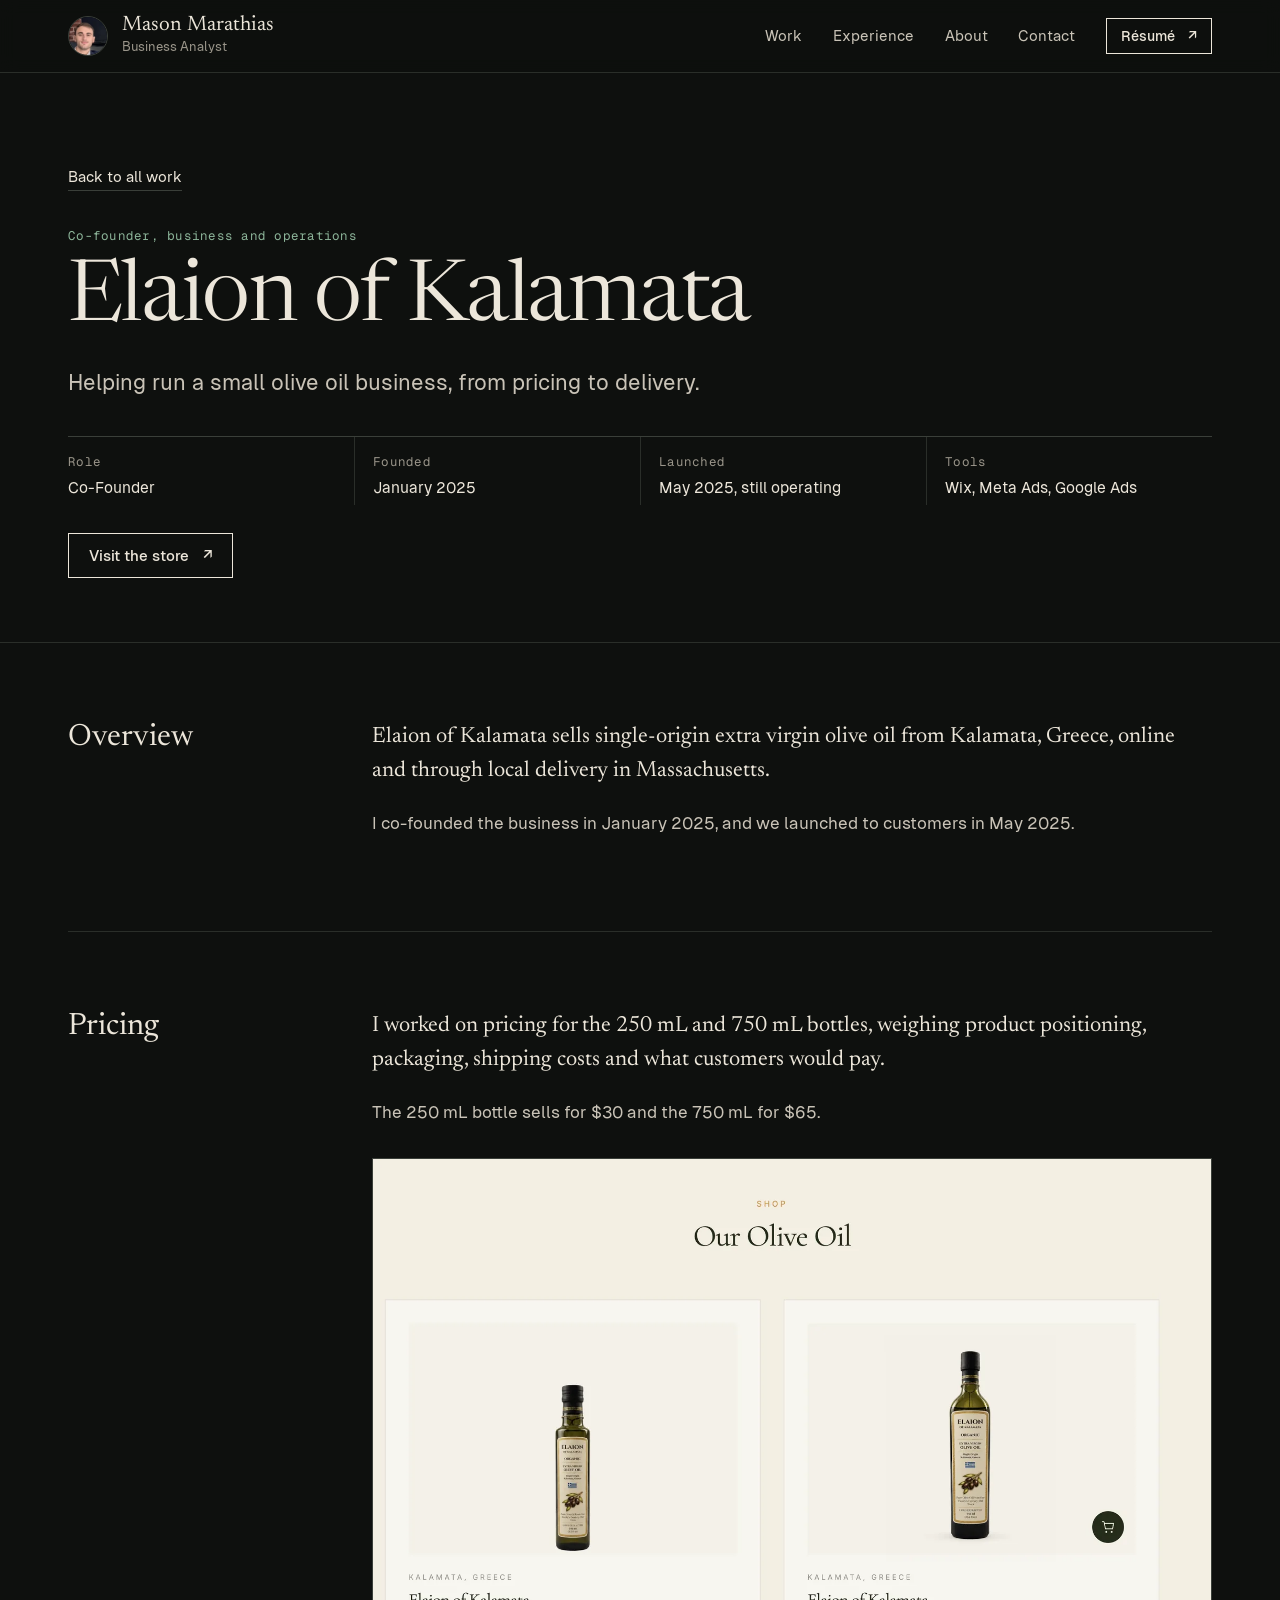
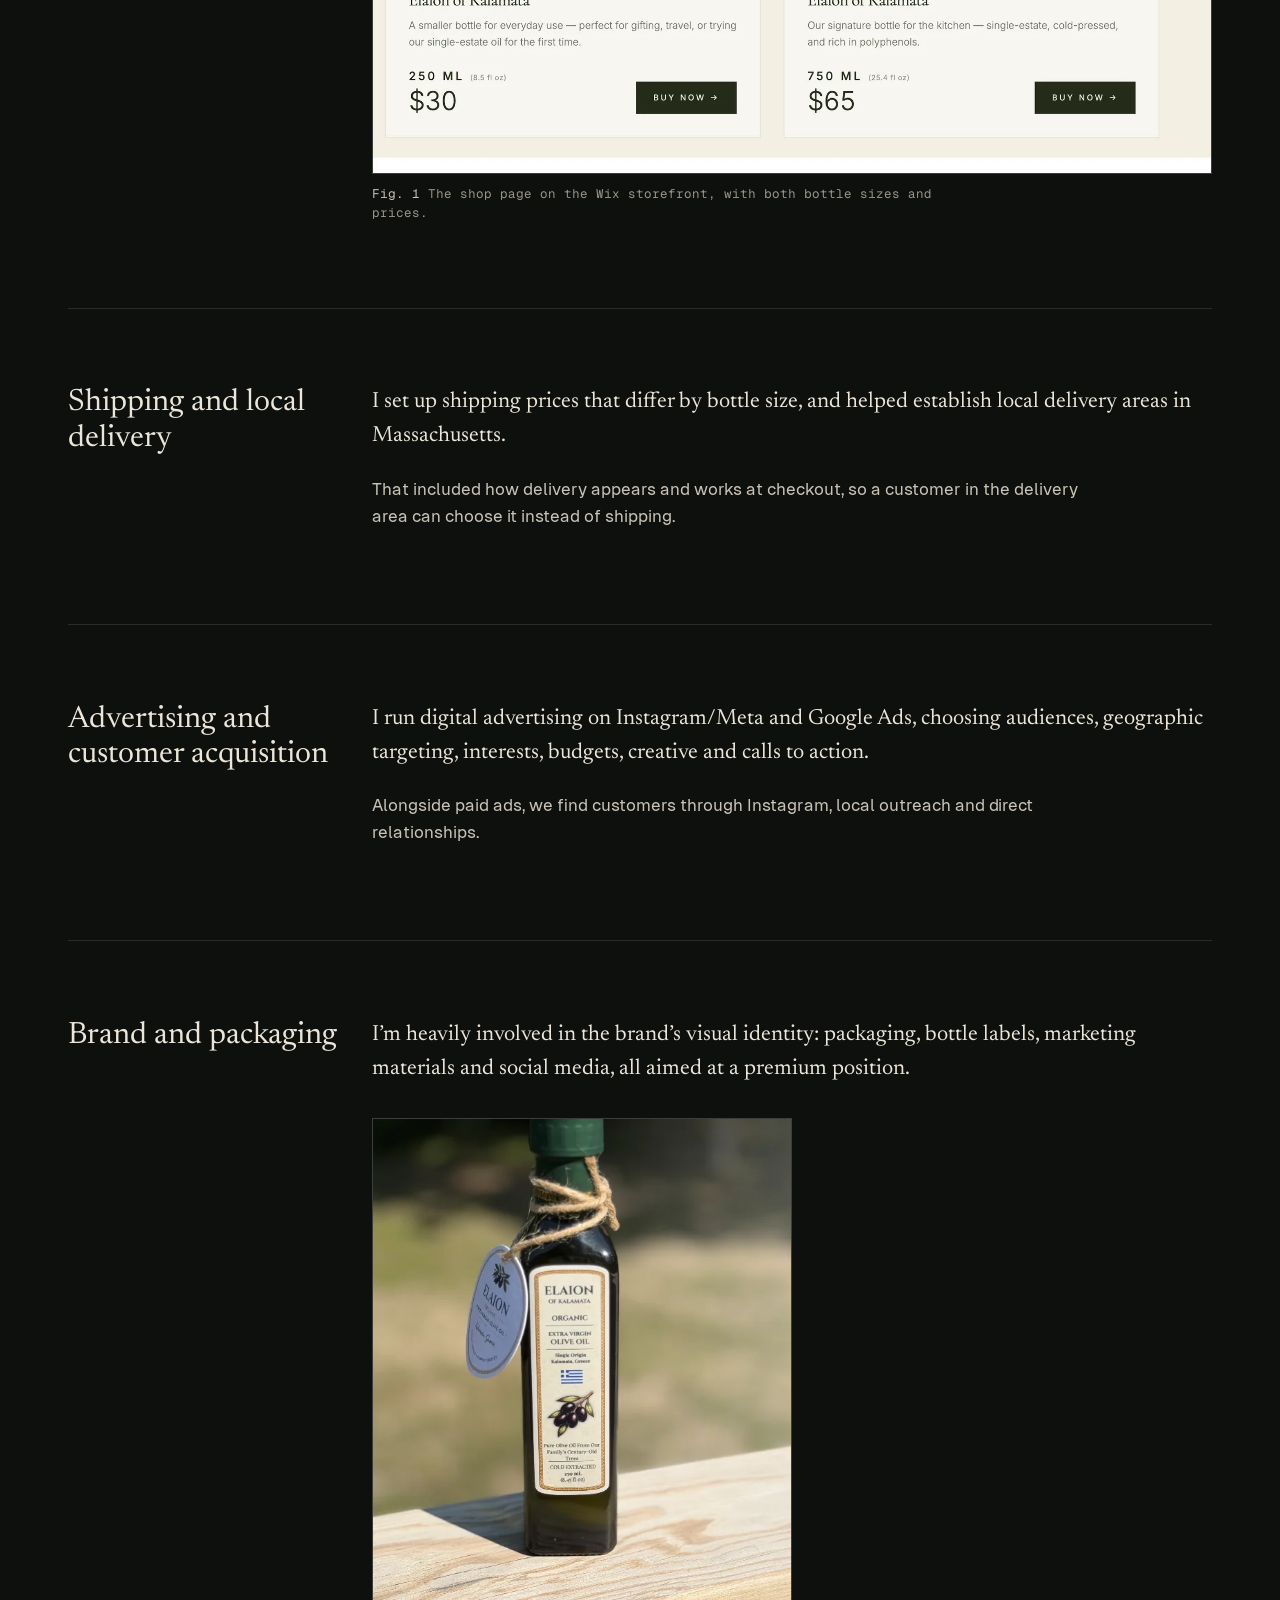
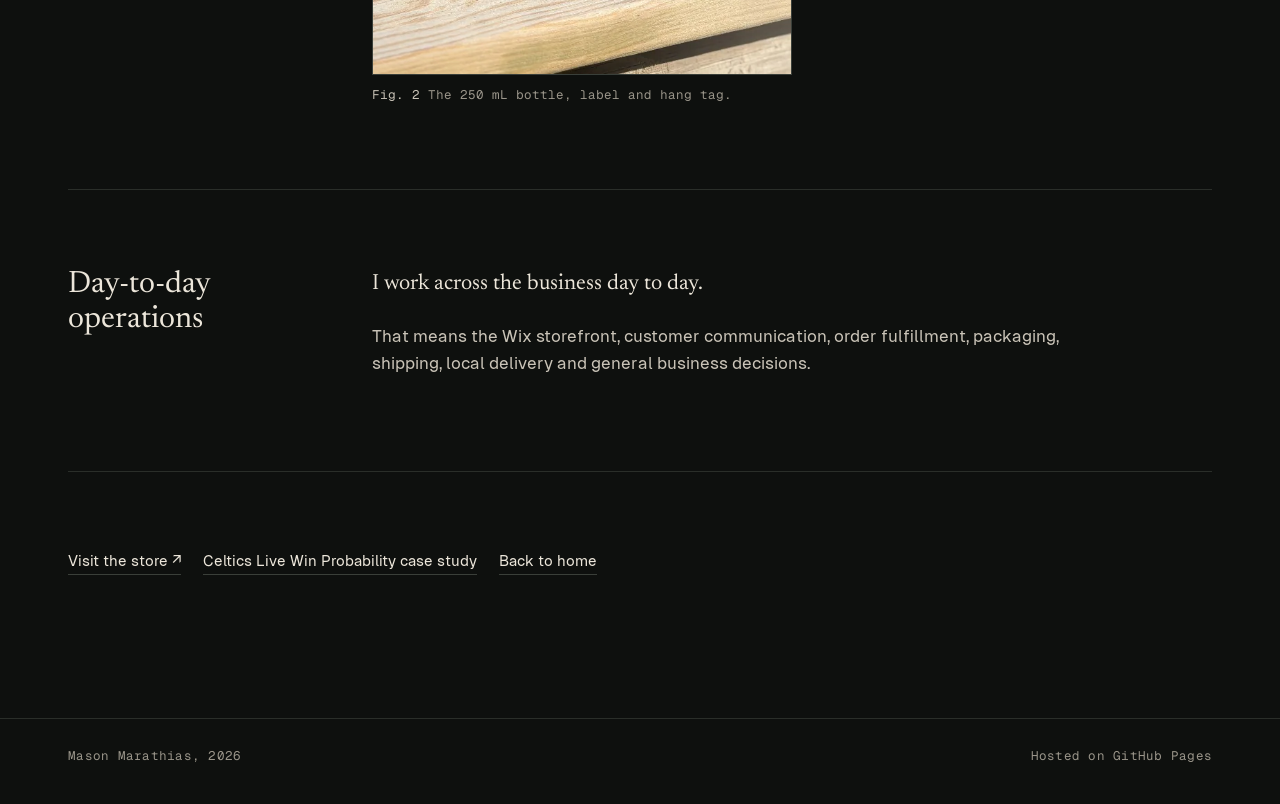
<file: work/elaion-of-kalamata/index.html>
<!doctype html>
<html lang="en">
<head>
  <meta charset="utf-8">
  <meta name="viewport" content="width=device-width, initial-scale=1">
  <title>Elaion of Kalamata, case study | Mason Marathias</title>
  <meta name="description" content="Co-founding and helping run a small olive oil business: pricing, shipping and local delivery, advertising, branding and day-to-day operations.">
  <meta property="og:title" content="Elaion of Kalamata, case study">
  <meta property="og:description" content="Helping run a small olive oil business, from pricing to delivery.">
  <meta property="og:type" content="article">
  <meta property="og:url" content="https://masonmarathias.github.io/work/elaion-of-kalamata/">
  <meta property="og:image" content="https://masonmarathias.github.io/assets/img/elaion-shop.webp">
  <meta name="theme-color" content="#0e100e">
  <link rel="icon" href="../../assets/img/favicon.svg" type="image/svg+xml">
  <link rel="stylesheet" href="../../assets/css/styles.css">
</head>
<body>
  <a class="skip-link" href="#main">Skip to content</a>

  <header class="site-header">
    <div class="wrap site-header__inner">
      <a class="brand" href="../../" aria-label="Mason Marathias, home">
        <img src="../../assets/img/mason-headshot.webp" alt="" width="40" height="40">
        <span>
          <span class="brand__name">Mason Marathias</span>
          <span class="brand__role">Business Analyst</span>
        </span>
      </a>
      <button class="nav-toggle" type="button" aria-expanded="false" aria-controls="site-nav">Menu</button>
      <nav class="nav" id="site-nav" aria-label="Main">
        <a href="../../#work">Work</a>
        <a href="../../#experience">Experience</a>
        <a href="../../#about">About</a>
        <a href="../../#contact">Contact</a>
        <a class="btn btn--line btn--small ext" href="../../resume.pdf" target="_blank" rel="noopener">Résumé</a>
      </nav>
    </div>
  </header>

  <main id="main">
    <section class="case-hero">
      <div class="wrap">
        <a class="back link" href="../../#work">Back to all work</a>
        <p class="label label--accent">Co-founder, business and operations</p>
        <h1>Elaion of Kalamata</h1>
        <p class="case-hero__sub">Helping run a small olive oil business, from pricing to delivery.</p>
        <dl class="meta">
          <div><dt class="label">Role</dt><dd>Co-Founder</dd></div>
          <div><dt class="label">Founded</dt><dd>January 2025</dd></div>
          <div><dt class="label">Launched</dt><dd>May 2025, still operating</dd></div>
          <div><dt class="label">Tools</dt><dd>Wix, Meta Ads, Google Ads</dd></div>
        </dl>
        <div class="case-links">
          <a class="btn btn--line ext" href="https://www.elaion-olive.com/" target="_blank" rel="noopener">Visit the store</a>
        </div>
      </div>
    </section>

    <div class="wrap">
      <section class="case-section" aria-labelledby="e-overview">
        <header><h2 id="e-overview">Overview</h2></header>
        <div class="case-section__body">
          <p>Elaion of Kalamata sells single-origin extra virgin olive oil from Kalamata, Greece, online and through local delivery in Massachusetts.</p>
          <p>I co-founded the business in January 2025, and we launched to customers in May 2025.</p>
        </div>
      </section>

      <section class="case-section" aria-labelledby="e-pricing">
        <header><h2 id="e-pricing">Pricing</h2></header>
        <div class="case-section__body">
          <p>I worked on pricing for the 250 mL and 750 mL bottles, weighing product positioning, packaging, shipping costs and what customers would pay.</p>
          <p>The 250 mL bottle sells for $30 and the 750 mL for $65.</p>
          <figure>
            <img src="../../assets/img/elaion-shop.webp" width="1600" height="1172" loading="lazy" alt="Elaion of Kalamata shop page with two products: the 250 mL bottle at $30 and the 750 mL bottle at $65.">
            <figcaption><b>Fig. 1</b> The shop page on the Wix storefront, with both bottle sizes and prices.</figcaption>
          </figure>
        </div>
      </section>

      <section class="case-section" aria-labelledby="e-shipping">
        <header><h2 id="e-shipping">Shipping and local delivery</h2></header>
        <div class="case-section__body">
          <p>I set up shipping prices that differ by bottle size, and helped establish local delivery areas in Massachusetts.</p>
          <p>That included how delivery appears and works at checkout, so a customer in the delivery area can choose it instead of shipping.</p>
        </div>
      </section>

      <section class="case-section" aria-labelledby="e-ads">
        <header><h2 id="e-ads">Advertising and customer acquisition</h2></header>
        <div class="case-section__body">
          <p>I run digital advertising on Instagram/Meta and Google Ads, choosing audiences, geographic targeting, interests, budgets, creative and calls to action.</p>
          <p>Alongside paid ads, we find customers through Instagram, local outreach and direct relationships.</p>
        </div>
      </section>

      <section class="case-section" aria-labelledby="e-brand">
        <header><h2 id="e-brand">Brand and packaging</h2></header>
        <div class="case-section__body">
          <p>I’m heavily involved in the brand’s visual identity: packaging, bottle labels, marketing materials and social media, all aimed at a premium position.</p>
          <figure style="max-width: 420px;">
            <img src="../../assets/img/elaion-bottle.webp" width="605" height="803" loading="lazy" alt="The 250 mL Elaion of Kalamata bottle with its label and hang tag, photographed outdoors on a wooden rail.">
            <figcaption><b>Fig. 2</b> The 250 mL bottle, label and hang tag.</figcaption>
          </figure>
        </div>
      </section>

      <section class="case-section" aria-labelledby="e-ops">
        <header><h2 id="e-ops">Day-to-day operations</h2></header>
        <div class="case-section__body">
          <p>I work across the business day to day.</p>
          <p>That means the Wix storefront, customer communication, order fulfillment, packaging, shipping, local delivery and general business decisions.</p>
        </div>
      </section>

      <section class="next">
        <p class="actions">
          <a class="link ext" href="https://www.elaion-olive.com/" target="_blank" rel="noopener">Visit the store</a>
          <a class="link" href="../celtics-win-probability/">Celtics Live Win Probability case study</a>
          <a class="link" href="../../">Back to home</a>
        </p>
      </section>
    </div>
  </main>

  <footer class="site-footer">
    <div class="wrap label">
      <span>Mason Marathias, 2026</span>
      <span>Hosted on GitHub Pages</span>
    </div>
  </footer>

  <script src="../../assets/js/main.js" defer></script>
</body>
</html>
</file>
<file: assets/css/styles.css>
/* Mason Marathias portfolio
   Tokens: near-black ink, warm paper text, one muted green accent.
   Type: Newsreader (display + long-form), Geist (UI/body), Geist Mono (data, dates, figure numbers). */

/* Self-hosted fonts (SIL Open Font License): Newsreader, Geist, Geist Mono */
@font-face { font-family: "Newsreader"; font-style: normal; font-weight: 200 800; font-display: swap;
  src: url("../fonts/newsreader-latin-opsz-normal.woff2") format("woff2-variations"), url("../fonts/newsreader-latin-opsz-normal.woff2") format("woff2"); }
@font-face { font-family: "Newsreader"; font-style: italic; font-weight: 200 800; font-display: swap;
  src: url("../fonts/newsreader-latin-opsz-italic.woff2") format("woff2-variations"), url("../fonts/newsreader-latin-opsz-italic.woff2") format("woff2"); }
@font-face { font-family: "Geist"; font-style: normal; font-weight: 400; font-display: swap;
  src: url("../fonts/geist-sans-latin-400-normal.woff2") format("woff2"); }
@font-face { font-family: "Geist"; font-style: normal; font-weight: 500; font-display: swap;
  src: url("../fonts/geist-sans-latin-500-normal.woff2") format("woff2"); }
@font-face { font-family: "Geist Mono"; font-style: normal; font-weight: 400; font-display: swap;
  src: url("../fonts/geist-mono-latin-400-normal.woff2") format("woff2"); }

:root {
  --ink: #0e100e;
  --surface: #151814;
  --surface-2: #1b1f1a;
  --paper: #ece6da;
  --paper-2: #c9c3b7;
  --muted: #9a958a;
  --rule: #2a2e29;
  --rule-strong: #3a3f39;
  --accent: #8db59a;
  --accent-ink: #0e100e;

  --serif: "Newsreader", "Iowan Old Style", Georgia, serif;
  --sans: "Geist", "Helvetica Neue", Arial, sans-serif;
  --mono: "Geist Mono", ui-monospace, "SFMono-Regular", Menlo, monospace;

  --max: 1240px;
  --gutter: clamp(16px, 4vw, 48px);
  --section: clamp(72px, 10vw, 136px);
}

*,
*::before,
*::after { box-sizing: border-box; }

html { -webkit-text-size-adjust: 100%; scroll-behavior: smooth; }
@media (prefers-reduced-motion: reduce) { html { scroll-behavior: auto; } }

body {
  margin: 0;
  background: var(--ink);
  color: var(--paper);
  font-family: var(--sans);
  font-size: 17px;
  line-height: 1.6;
  font-feature-settings: "ss01", "tnum" 0;
  -webkit-font-smoothing: antialiased;
  text-rendering: optimizeLegibility;
}

img { display: block; max-width: 100%; height: auto; }
a { color: inherit; }
p { margin: 0 0 1em; }
h1, h2, h3, h4 { margin: 0; font-weight: 400; }
ul, ol { margin: 0; padding: 0; }
:focus-visible { outline: 2px solid var(--accent); outline-offset: 3px; }

.skip-link {
  position: absolute; left: 12px; top: -48px; z-index: 100;
  background: var(--paper); color: var(--ink); padding: 8px 14px; text-decoration: none;
}
.skip-link:focus { top: 12px; }

.wrap { max-width: var(--max); margin: 0 auto; padding: 0 var(--gutter); }

/* ---------- Shared text styles ---------- */
.label {
  font-family: var(--mono);
  font-size: 12.5px;
  line-height: 1.4;
  letter-spacing: 0.02em;
  color: var(--muted);
}
.label--accent { color: var(--accent); }

.link {
  text-decoration: none;
  border-bottom: 1px solid var(--rule-strong);
  padding-bottom: 1px;
  transition: border-color .2s, color .2s;
}
.link:hover { border-color: var(--accent); color: var(--accent); }
.ext::after { content: "\00a0\2197"; font-family: var(--sans); }

.serif { font-family: var(--serif); }

/* ---------- Header ---------- */
.site-header {
  position: sticky; top: 0; z-index: 50;
  background: rgba(14, 16, 14, 0.92);
  backdrop-filter: saturate(140%) blur(8px);
  -webkit-backdrop-filter: saturate(140%) blur(8px);
  border-bottom: 1px solid var(--rule);
}
.site-header__inner {
  display: flex; align-items: center; justify-content: space-between;
  gap: 24px; min-height: 72px;
}
.brand { display: flex; align-items: center; gap: 14px; text-decoration: none; }
.brand img {
  width: 40px; height: 40px; border-radius: 50%;
  object-fit: cover; border: 1px solid var(--rule-strong);
}
.brand__name { font-family: var(--serif); font-size: 21px; line-height: 1.1; display: block; }
.brand__role { font-size: 13px; color: var(--muted); display: block; }

.nav { display: flex; align-items: center; gap: clamp(16px, 2.4vw, 32px); }
.nav a:not(.btn) {
  font-size: 15px; text-decoration: none; color: var(--paper-2);
  padding: 4px 0; border-bottom: 1px solid transparent;
}
.nav a:not(.btn):hover, .nav a[aria-current="true"] { color: var(--paper); border-color: var(--paper); }

.nav-toggle {
  display: none; background: none; border: 1px solid var(--rule-strong);
  color: var(--paper); font: 500 14px var(--sans); padding: 8px 12px; cursor: pointer;
}

/* ---------- Buttons ---------- */
.btn {
  display: inline-flex; align-items: center; gap: 10px;
  font: 500 15px/1 var(--sans); text-decoration: none;
  padding: 14px 20px; border: 1px solid var(--paper);
  transition: background .2s, color .2s, border-color .2s;
}
.btn--solid { background: var(--paper); color: var(--ink); }
.btn--solid:hover { background: var(--accent); border-color: var(--accent); }
.btn--line { color: var(--paper); }
.btn--line:hover { border-color: var(--accent); color: var(--accent); }
.btn--small { padding: 10px 14px; font-size: 14px; }

/* ---------- Hero ---------- */
.hero { padding: clamp(56px, 9vw, 112px) 0 clamp(48px, 7vw, 88px); }
.hero__grid {
  display: grid; grid-template-columns: minmax(0, 7fr) minmax(0, 5fr);
  gap: clamp(32px, 5vw, 72px); align-items: start;
}
.status { display: flex; flex-wrap: wrap; gap: 6px 18px; margin-bottom: 28px; }
.status span { display: inline-flex; align-items: center; gap: 8px; }
.status .dot {
  width: 7px; height: 7px; border-radius: 50%; background: var(--accent);
}
.hero h1 {
  font-family: var(--serif);
  font-size: clamp(44px, 6.4vw, 88px);
  line-height: 1.02;
  letter-spacing: -0.02em;
  font-weight: 350;
  font-variation-settings: "opsz" 72;
  max-width: 13ch;
  margin-bottom: 32px;
}
.hero__intro { font-size: clamp(18px, 1.6vw, 20px); color: var(--paper-2); max-width: 36em; margin-bottom: 36px; }
.hero__actions { display: flex; flex-wrap: wrap; gap: 12px; margin-bottom: 28px; }
.hero__links { display: flex; flex-wrap: wrap; gap: 8px 24px; font-size: 15px; }

/* Figure panel: the research-paper move. Screenshots are shown as numbered figures with captions. */
.figure-panel {
  border: 1px solid var(--rule-strong);
  background: var(--surface);
  padding: 20px 20px 18px;
}
.figure-panel__head { display: flex; justify-content: space-between; gap: 16px; margin-bottom: 14px; }
.figure-panel h2 { font-family: var(--serif); font-size: 28px; line-height: 1.15; margin-bottom: 16px; }
.figure-panel figure { margin: 0 0 18px; }
.figure-panel img { border: 1px solid var(--rule); }
.figure-panel .facts { display: grid; grid-template-columns: 1fr 1fr; border-top: 1px solid var(--rule); }
.figure-panel .facts div { padding: 14px 0 4px; }
.figure-panel .facts div + div { padding-left: 18px; border-left: 1px solid var(--rule); }
.facts .label { display: block; }
.fact__num { font-family: var(--serif); font-size: 40px; line-height: 1; display: block; margin-bottom: 6px; font-variation-settings: "opsz" 60; }
.figure-panel__foot {
  display: flex; justify-content: space-between; align-items: center; gap: 12px;
  border-top: 1px solid var(--rule); margin-top: 14px; padding-top: 14px; font-size: 15px;
}

figcaption {
  font-family: var(--mono); font-size: 12.5px; line-height: 1.55; color: var(--muted);
  margin-top: 10px; max-width: 72ch;
}
figcaption b { color: var(--paper-2); font-weight: 500; }

/* ---------- Summary strip ---------- */
.strip { border-top: 1px solid var(--rule-strong); border-bottom: 1px solid var(--rule); }
.strip__grid { display: grid; grid-template-columns: repeat(3, 1fr); }
.strip__item { padding: 28px 28px 30px 0; }
.strip__item + .strip__item { padding-left: 28px; border-left: 1px solid var(--rule); }
.strip__item .strip__title { color: var(--paper); font-family: var(--serif); font-size: 24px; line-height: 1.2; margin: 8px 0 6px; }
.strip__item p { color: var(--muted); font-size: 15px; margin: 0; }

/* ---------- Sections ---------- */
.section { padding: var(--section) 0 0; }
.section:last-of-type { padding-bottom: var(--section); }
.section__head {
  display: flex; justify-content: space-between; align-items: end; gap: 24px;
  margin-bottom: clamp(32px, 4vw, 56px);
}
.section__head h2, .h2 {
  font-family: var(--serif); font-size: clamp(40px, 5vw, 64px);
  line-height: 1.04; letter-spacing: -0.015em; font-weight: 350;
}
.section__head p { color: var(--muted); max-width: 32em; margin: 0; }

/* ---------- Work: Celtics feature ---------- */
.feature { border: 1px solid var(--rule-strong); }
.feature__main { display: grid; grid-template-columns: minmax(0, 7fr) minmax(0, 5fr); }
.feature__media { background: var(--surface); padding: clamp(18px, 2.4vw, 28px); border-right: 1px solid var(--rule-strong); }
.feature__media figure { margin: 0; }
.feature__media img { border: 1px solid var(--rule); }
.feature__body { padding: clamp(24px, 3vw, 40px); display: flex; flex-direction: column; }
.feature__body h3 {
  font-family: var(--serif); font-size: clamp(28px, 2.8vw, 38px);
  line-height: 1.12; letter-spacing: -0.01em; margin: 12px 0 18px;
}
.feature__body p { color: var(--paper-2); }
.finding {
  border-left: 2px solid var(--accent); padding: 4px 0 4px 16px;
  margin: 6px 0 22px; font-family: var(--serif); font-size: 20px; line-height: 1.4; color: var(--paper);
}
.points { list-style: none; margin: 0 0 22px; border-top: 1px solid var(--rule); }
.points li { padding: 10px 0; border-bottom: 1px solid var(--rule); font-size: 15px; color: var(--paper-2); }
.tags { font-family: var(--mono); font-size: 12.5px; color: var(--muted); margin-bottom: 18px; }
.tags span + span::before { content: ", "; }
.actions { display: flex; flex-wrap: wrap; gap: 10px 22px; margin-top: auto; font-size: 15px; }
.actions .primary { font-weight: 500; }

.feature__thumbs { display: grid; grid-template-columns: repeat(3, 1fr); gap: 14px; margin-top: 22px; padding-top: 20px; border-top: 1px solid var(--rule); }
.feature__thumbs figure { margin: 0; }
.feature__thumbs figcaption { font-size: 11.5px; margin-top: 6px; }
.thumb { aspect-ratio: 16 / 10; overflow: hidden; border: 1px solid var(--rule); background: var(--surface); }
.thumb img { width: 100%; height: 100%; object-fit: cover; object-position: top center; }
.feature__note { border-top: 1px solid var(--rule); padding: 14px 18px; margin: 0; }

/* ---------- Work: Elaion ---------- */
.secondary {
  display: grid; grid-template-columns: minmax(0, 5fr) minmax(0, 7fr);
  border: 1px solid var(--rule-strong); border-top: 0;
}
.secondary__body { padding: clamp(24px, 3vw, 40px); display: flex; flex-direction: column; }
.secondary__body h3 { font-family: var(--serif); font-size: clamp(26px, 2.4vw, 32px); line-height: 1.15; margin: 12px 0 16px; }
.secondary__body p { color: var(--paper-2); }
.secondary__media { border-left: 1px solid var(--rule-strong); padding: clamp(18px, 2.4vw, 28px); background: var(--surface); }
.secondary__media figure { margin: 0; }
.secondary__media .thumb { aspect-ratio: 16 / 11; }
.secondary__media .thumb img { object-position: center 30%; }

/* ---------- Rows (Experience, Education) ---------- */
.rows { border-top: 1px solid var(--rule-strong); }
.row {
  display: grid; grid-template-columns: minmax(0, 3fr) minmax(0, 9fr);
  gap: 24px; padding: 32px 0; border-bottom: 1px solid var(--rule);
}
.row__meta { display: flex; flex-direction: column; gap: 4px; }
.row h3 { font-family: var(--serif); font-size: clamp(24px, 2.2vw, 30px); line-height: 1.15; }
.row__role { font-family: var(--serif); font-style: italic; color: var(--paper-2); font-size: 19px; margin: 4px 0 12px; }
.row p { color: var(--paper-2); max-width: 44em; margin-bottom: 0; }
.row--other { padding: 22px 0; }
.row--other p { font-size: 15px; color: var(--muted); }

/* ---------- About ---------- */
.prose { display: grid; grid-template-columns: minmax(0, 3fr) minmax(0, 9fr); gap: 24px; }
.prose__text p {
  font-family: var(--serif); font-size: clamp(20px, 1.9vw, 23px); line-height: 1.55;
  color: var(--paper-2); max-width: 34em; font-variation-settings: "opsz" 18;
}
.prose__text p:first-child { color: var(--paper); }

/* ---------- Coursework ---------- */
.coursework { display: grid; grid-template-columns: minmax(0, 3fr) minmax(0, 9fr); gap: 24px; padding-top: 32px; }
.coursework ul { list-style: none; columns: 2; column-gap: 40px; }
.coursework li { break-inside: avoid; padding: 9px 0; border-bottom: 1px solid var(--rule); font-size: 15.5px; color: var(--paper-2); }

/* ---------- Toolkit ---------- */
.toolkit { border-top: 1px solid var(--rule-strong); }
.tool-row {
  display: grid; grid-template-columns: minmax(0, 3fr) minmax(0, 9fr); gap: 24px;
  padding: 20px 0; border-bottom: 1px solid var(--rule); align-items: baseline;
}
.tool-row p { margin: 0; font-size: 18px; }
.tool-row--quiet p { color: var(--muted); font-size: 16px; }

/* ---------- Contact ---------- */
.contact__top { border-top: 1px solid var(--rule-strong); padding-top: clamp(48px, 6vw, 80px); }
.contact__top { display: flex; justify-content: space-between; align-items: end; flex-wrap: wrap; gap: 24px; margin-bottom: 48px; }
.contact h2 { font-family: var(--serif); font-size: clamp(40px, 5.4vw, 72px); line-height: 1.04; letter-spacing: -0.015em; font-weight: 350; max-width: 14ch; }
.contact__sub { color: var(--paper-2); margin: 16px 0 28px; font-size: 18px; }
.contact__grid { display: grid; grid-template-columns: repeat(5, minmax(0, 1fr)); gap: 24px; }
.contact__grid dt { padding-bottom: 10px; border-bottom: 1px solid var(--rule-strong); margin-bottom: 12px; }
.contact__grid dd { margin: 0; font-size: 15.5px; overflow-wrap: anywhere; }

/* ---------- Footer ---------- */
.site-footer { border-top: 1px solid var(--rule); padding: 28px 0 40px; }
.site-footer .wrap { display: flex; justify-content: space-between; flex-wrap: wrap; gap: 12px; }

/* ---------- Case study pages ---------- */
.case-hero { padding: clamp(48px, 7vw, 96px) 0 clamp(40px, 5vw, 64px); border-bottom: 1px solid var(--rule); }
.back { display: inline-block; margin-bottom: 36px; font-size: 15px; }
.case-hero h1 {
  font-family: var(--serif); font-size: clamp(44px, 6.6vw, 92px); line-height: 1.0;
  letter-spacing: -0.02em; font-weight: 350; margin: 14px 0 22px; max-width: 14ch;
}
.case-hero__sub { font-size: clamp(19px, 1.8vw, 22px); color: var(--paper-2); max-width: 34em; margin-bottom: 36px; }
.meta { display: grid; grid-template-columns: repeat(4, minmax(0, 1fr)); border-top: 1px solid var(--rule-strong); }
.meta div { padding: 16px 18px 4px 0; }
.meta div + div { padding-left: 18px; border-left: 1px solid var(--rule); }
.meta dd { margin: 6px 0 0; font-size: 15.5px; }
.meta dt { margin: 0; }
.case-links { display: flex; flex-wrap: wrap; gap: 12px; margin-top: 28px; }
.ai-note { margin-top: 24px; font-size: 15px; color: var(--muted); max-width: 52em; }

.split { display: grid; grid-template-columns: 1fr 1fr; border: 1px solid var(--rule-strong); margin-top: 40px; }
.split > div { padding: 24px; }
.split > div + div { border-left: 1px solid var(--rule-strong); background: var(--surface); }
.split h2 { font-family: var(--serif); font-size: 26px; margin: 8px 0 14px; }
.split ul { list-style: none; }
.split li { padding: 8px 0; border-top: 1px solid var(--rule); font-size: 15.5px; color: var(--paper-2); }
.split li:last-child { color: var(--paper); }

.case-section {
  display: grid; grid-template-columns: minmax(0, 3fr) minmax(0, 9fr); gap: 24px;
  padding: clamp(48px, 6vw, 80px) 0; border-bottom: 1px solid var(--rule);
}
.case-section > header h2 { font-family: var(--serif); font-size: clamp(26px, 2.4vw, 32px); line-height: 1.15; position: sticky; top: 96px; }
.case-section__body > p, .case-section__body li { color: var(--paper-2); max-width: 42em; }
.case-section__body > p:first-child { font-family: var(--serif); font-size: clamp(20px, 1.8vw, 22px); line-height: 1.55; color: var(--paper); }
.case-section__body figure { margin: 32px 0 8px; }
.case-section__body figure img { border: 1px solid var(--rule-strong); }
.case-section__body ul.plain { list-style: none; border-top: 1px solid var(--rule); margin-top: 8px; }
.case-section__body ul.plain li { padding: 12px 0; border-bottom: 1px solid var(--rule); max-width: none; }

.answers { list-style: none; border-top: 1px solid var(--rule-strong); }
.answers li { display: grid; grid-template-columns: minmax(0, 5fr) minmax(0, 7fr); gap: 24px; padding: 18px 0; border-bottom: 1px solid var(--rule); }
.answers .q { font-family: var(--serif); font-size: 20px; line-height: 1.35; color: var(--paper); }
.answers .a { color: var(--paper-2); }
.answers .a strong { color: var(--paper); font-weight: 500; }

.callout { border-left: 2px solid var(--accent); padding: 4px 0 4px 18px; margin: 28px 0 0; font-family: var(--serif); font-size: 21px; line-height: 1.45; max-width: 36em; }

.table-wrap { overflow-x: auto; margin: 24px 0 8px; border-top: 1px solid var(--rule-strong); }
table { width: 100%; border-collapse: collapse; font-size: 15px; min-width: 520px; }
caption { text-align: left; font-family: var(--mono); font-size: 12.5px; color: var(--muted); padding: 0 0 10px; caption-side: bottom; padding-top: 10px; }
th, td { text-align: left; padding: 12px 16px 12px 0; border-bottom: 1px solid var(--rule); vertical-align: top; }
th { font-family: var(--mono); font-size: 12.5px; font-weight: 400; color: var(--muted); }
td.num, th.num { text-align: right; font-family: var(--mono); font-variant-numeric: tabular-nums; }
tr.is-key td { color: var(--paper); }
tr.is-key td:first-child { box-shadow: inset 2px 0 0 var(--accent); padding-left: 12px; }
td { color: var(--paper-2); }

.brier { background: var(--surface); border: 1px solid var(--rule); padding: 18px 20px; margin-top: 24px; max-width: 42em; }
.brier p { margin: 6px 0 0; color: var(--paper-2); }

.gallery { display: grid; grid-template-columns: 1fr 1fr; gap: 28px 24px; margin-top: 32px; }
.gallery figure { margin: 0; }
.gallery .wide { grid-column: 1 / -1; }
.gallery img { border: 1px solid var(--rule-strong); }

.next { padding: clamp(48px, 6vw, 80px) 0 var(--section); }
.next .actions { margin-top: 0; }

/* ---------- Entrance: one quiet page-load fade on the hero only ---------- */
@media (prefers-reduced-motion: no-preference) {
  .reveal { opacity: 0; transform: translateY(8px); animation: rise .7s cubic-bezier(.2,.7,.2,1) forwards; }
  .reveal--2 { animation-delay: .12s; }
  @keyframes rise { to { opacity: 1; transform: none; } }
}

/* ---------- Responsive ---------- */
@media (max-width: 1000px) {
  .hero__grid, .feature__main { grid-template-columns: 1fr; }
  .feature__media { border-right: 0; border-bottom: 1px solid var(--rule-strong); }
  .secondary { grid-template-columns: 1fr; }
  .secondary__media { border-left: 0; border-top: 1px solid var(--rule-strong); order: -1; }
  .contact__grid { grid-template-columns: repeat(3, minmax(0, 1fr)); }
  .meta { grid-template-columns: 1fr 1fr; }
  .meta div:nth-child(3) { padding-left: 0; border-left: 0; }
}

@media (max-width: 760px) {
  body { font-size: 16px; }
  .nav-toggle { display: inline-block; }
  .nav {
    display: none; position: absolute; left: 0; right: 0; top: 100%;
    flex-direction: column; align-items: stretch; gap: 0;
    background: var(--ink); border-bottom: 1px solid var(--rule);
    padding: 8px var(--gutter) 20px;
  }
  .nav.is-open { display: flex; }
  .nav a:not(.btn) { padding: 14px 0; border-bottom: 1px solid var(--rule); }
  .nav .btn { margin-top: 16px; justify-content: center; }
  .site-header__inner { position: relative; }

  .strip__grid { grid-template-columns: 1fr; }
  .strip__item, .strip__item + .strip__item { padding: 22px 0; border-left: 0; }
  .strip__item + .strip__item { border-top: 1px solid var(--rule); }

  .section__head { flex-direction: column; align-items: start; }
  .feature__thumbs { grid-template-columns: 1fr 1fr; }

  .row, .prose, .coursework, .tool-row, .case-section { grid-template-columns: minmax(0, 1fr); gap: 10px; }
  .case-section > header h2 { position: static; }
  .coursework ul { columns: 1; }
  .contact__grid { grid-template-columns: 1fr 1fr; }
  .split { grid-template-columns: 1fr; }
  .split > div + div { border-left: 0; border-top: 1px solid var(--rule-strong); }
  .answers li { grid-template-columns: 1fr; gap: 6px; }
  .gallery { grid-template-columns: 1fr; }
  .figure-panel .fact__num { font-size: 34px; }
}

@media (max-width: 420px) {
  .meta { grid-template-columns: 1fr; }
  .meta div + div { padding-left: 0; border-left: 0; border-top: 1px solid var(--rule); }
  .contact__grid { grid-template-columns: 1fr; }
  .brand__role { display: none; }
}
</file>
